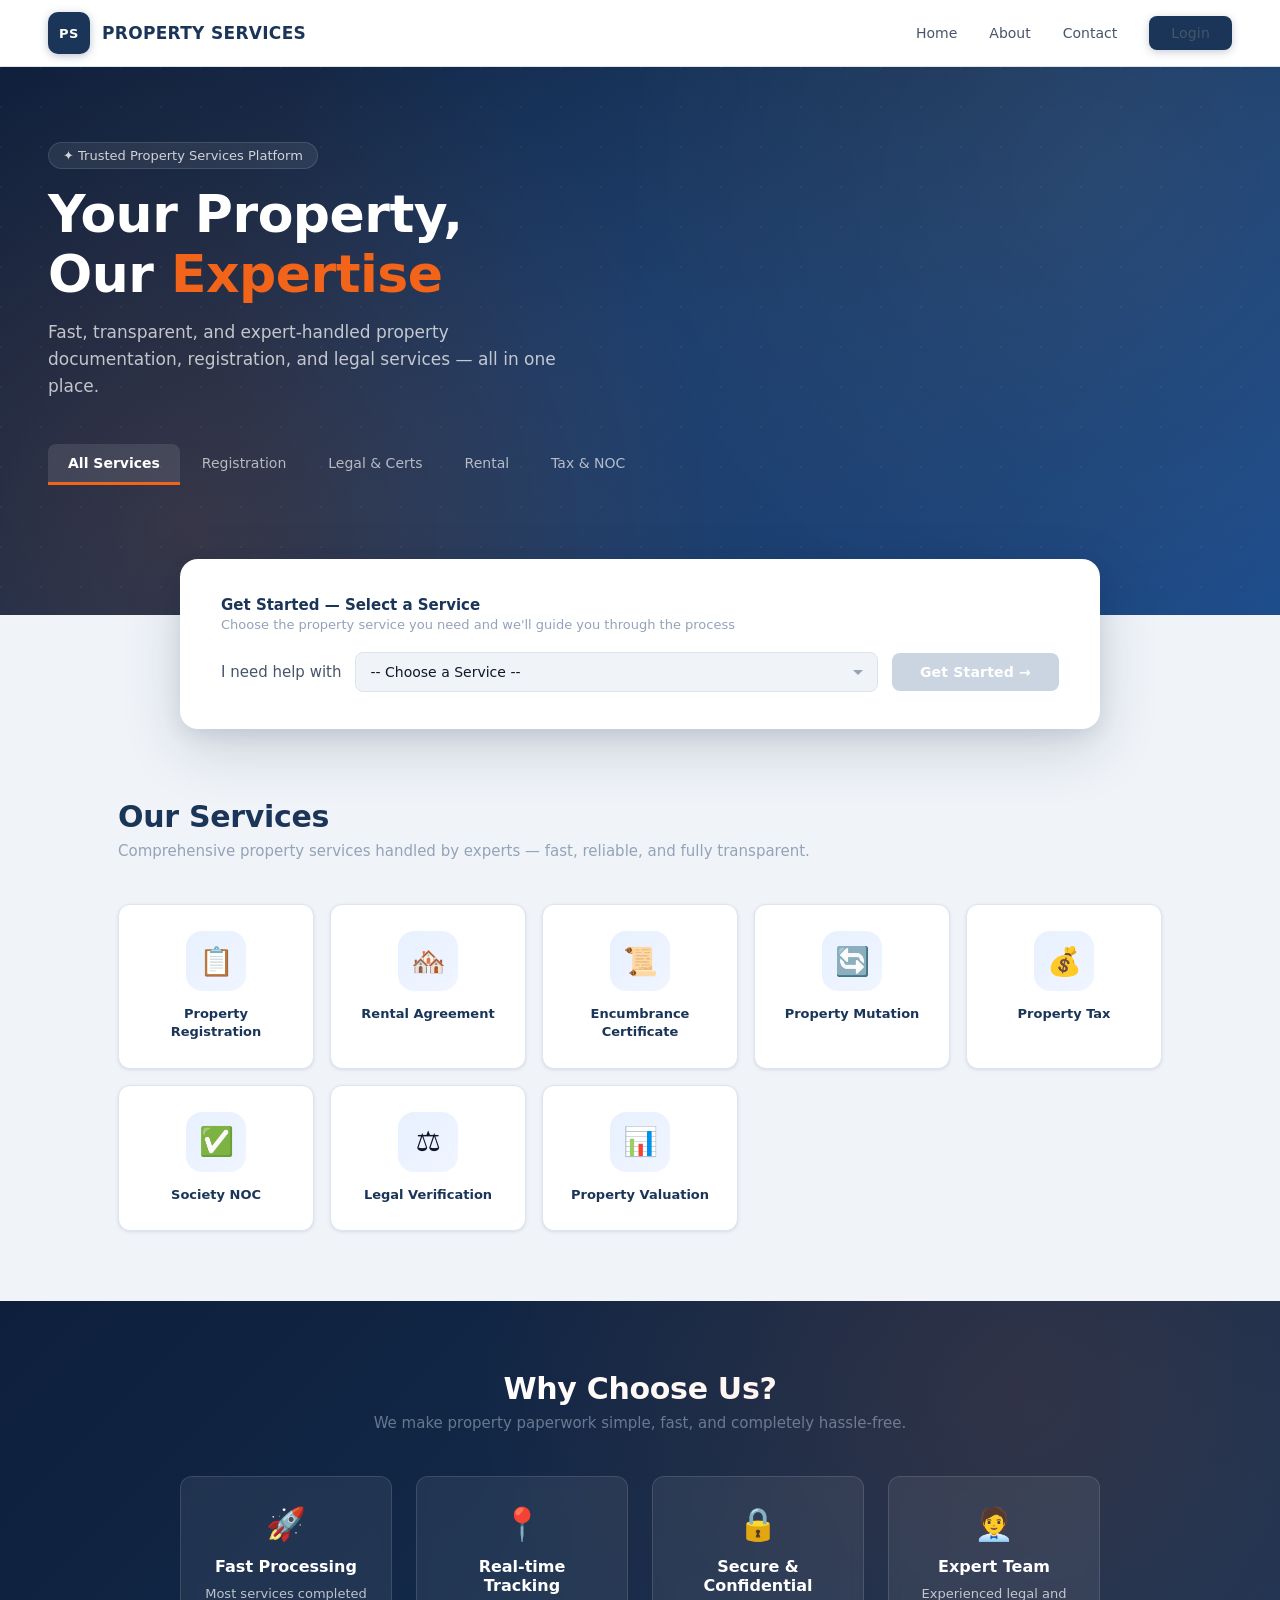
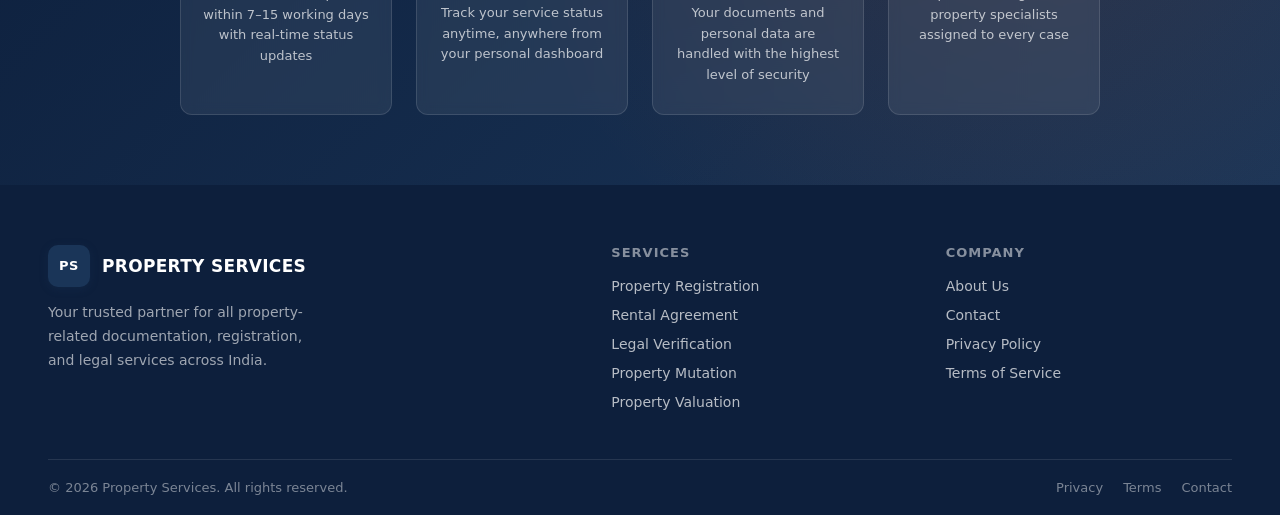
<file: index.html>
<!DOCTYPE html>
<html lang="en">
<head>
  <meta charset="UTF-8">
  <meta name="viewport" content="width=device-width, initial-scale=1.0">
  <title>Property Services — Home</title>
  <link rel="icon" href="data:image/svg+xml,%3Csvg xmlns='http://www.w3.org/2000/svg' viewBox='0 0 32 32'%3E%3Crect width='32' height='32' rx='8' fill='%231a3558'/%3E%3Ctext y='22' x='16' text-anchor='middle' font-family='Segoe UI,Arial,sans-serif' font-weight='800' font-size='14' fill='white'%3EPS%3C/text%3E%3C/svg%3E">
  <link rel="stylesheet" href="css/style.css">
</head>
<body>
  <!-- Header -->
  <header class="header">
    <a href="index.html" class="logo logo-link">
      <div class="logo-icon">PS</div>
      <span class="logo-text">PROPERTY SERVICES</span>
    </a>
    <nav class="nav">
      <a href="index.html">Home</a>
      <a href="about.html">About</a>
      <a href="contact.html">Contact</a>
      <a href="auth.html" class="login-btn" id="loginNavBtn">Login</a>
    </nav>
  </header>

  <!-- Hero -->
  <section class="hero">
    <div class="hero-content">
      <div class="hero-tag">✦ Trusted Property Services Platform</div>
      <h1 class="hero-title">Your Property,<br>Our <span>Expertise</span></h1>
      <p class="hero-sub">Fast, transparent, and expert-handled property documentation, registration, and legal services — all in one place.</p>

      <div class="service-tabs">
        <button class="tab-btn active" onclick="filterTab(this,'all')">All Services</button>
        <button class="tab-btn" onclick="filterTab(this,'registration')">Registration</button>
        <button class="tab-btn" onclick="filterTab(this,'legal')">Legal &amp; Certs</button>
        <button class="tab-btn" onclick="filterTab(this,'rental')">Rental</button>
        <button class="tab-btn" onclick="filterTab(this,'tax')">Tax &amp; NOC</button>
      </div>
    </div>
  </section>

  <!-- Service Card -->
  <div class="service-card-wrapper">
    <div class="service-card">
      <div class="service-card-head">
        <h3>Get Started — Select a Service</h3>
        <p>Choose the property service you need and we'll guide you through the process</p>
      </div>
      <div class="service-row">
        <label>I need help with</label>
        <select id="serviceDropdown" class="select-dropdown" onchange="onServiceChange()">
          <option value="">-- Choose a Service --</option>
          <option value="Property Registration" data-cat="registration">Property Registration</option>
          <option value="Rental Agreement" data-cat="rental">Rental Agreement</option>
          <option value="Encumbrance Certificate" data-cat="legal">Encumbrance Certificate</option>
          <option value="Property Mutation" data-cat="registration">Property Mutation / Name Transfer</option>
          <option value="Property Tax Payment" data-cat="tax">Property Tax Payment</option>
          <option value="Society NOC" data-cat="tax">Society NOC</option>
          <option value="Legal Title Verification" data-cat="legal">Legal Title Verification</option>
          <option value="Property Valuation" data-cat="legal">Property Valuation</option>
        </select>
        <button class="btn-primary" id="nextBtn" onclick="goNext()" disabled>Get Started &rarr;</button>
      </div>
      <div class="service-desc-box" id="serviceDesc"></div>
    </div>
  </div>

  <!-- Services Grid -->
  <div class="info-section">
    <h2 class="section-title">Our Services</h2>
    <p class="section-sub">Comprehensive property services handled by experts — fast, reliable, and fully transparent.</p>
    <div class="services-grid" id="servicesGrid">
      <div class="service-item" data-cat="registration" onclick="pick('Property Registration')">
        <div class="si-icon-wrap"><span class="si-icon">📋</span></div><h4>Property Registration</h4>
      </div>
      <div class="service-item" data-cat="rental" onclick="pick('Rental Agreement')">
        <div class="si-icon-wrap"><span class="si-icon">🏘️</span></div><h4>Rental Agreement</h4>
      </div>
      <div class="service-item" data-cat="legal" onclick="pick('Encumbrance Certificate')">
        <div class="si-icon-wrap"><span class="si-icon">📜</span></div><h4>Encumbrance Certificate</h4>
      </div>
      <div class="service-item" data-cat="registration" onclick="pick('Property Mutation')">
        <div class="si-icon-wrap"><span class="si-icon">🔄</span></div><h4>Property Mutation</h4>
      </div>
      <div class="service-item" data-cat="tax" onclick="pick('Property Tax Payment')">
        <div class="si-icon-wrap"><span class="si-icon">💰</span></div><h4>Property Tax</h4>
      </div>
      <div class="service-item" data-cat="tax" onclick="pick('Society NOC')">
        <div class="si-icon-wrap"><span class="si-icon">✅</span></div><h4>Society NOC</h4>
      </div>
      <div class="service-item" data-cat="legal" onclick="pick('Legal Title Verification')">
        <div class="si-icon-wrap"><span class="si-icon">⚖️</span></div><h4>Legal Verification</h4>
      </div>
      <div class="service-item" data-cat="legal" onclick="pick('Property Valuation')">
        <div class="si-icon-wrap"><span class="si-icon">📊</span></div><h4>Property Valuation</h4>
      </div>
    </div>
  </div>

  <!-- Why Us -->
  <div class="why-section">
    <h2 class="section-title">Why Choose Us?</h2>
    <p class="section-sub">We make property paperwork simple, fast, and completely hassle-free.</p>
    <div class="why-grid">
      <div class="why-item"><span class="why-icon">🚀</span><h4>Fast Processing</h4><p>Most services completed within 7–15 working days with real-time status updates</p></div>
      <div class="why-item"><span class="why-icon">📍</span><h4>Real-time Tracking</h4><p>Track your service status anytime, anywhere from your personal dashboard</p></div>
      <div class="why-item"><span class="why-icon">🔒</span><h4>Secure & Confidential</h4><p>Your documents and personal data are handled with the highest level of security</p></div>
      <div class="why-item"><span class="why-icon">🧑‍💼</span><h4>Expert Team</h4><p>Experienced legal and property specialists assigned to every case</p></div>
    </div>
  </div>

  <!-- Footer -->
  <footer class="site-footer">
    <div class="footer-inner">
      <div class="footer-brand">
        <div class="logo">
          <div class="logo-icon">PS</div>
          <span class="logo-text">PROPERTY SERVICES</span>
        </div>
        <p>Your trusted partner for all property-related documentation, registration, and legal services across India.</p>
      </div>
      <div class="footer-col">
        <h4>Services</h4>
        <ul>
          <li><a href="#">Property Registration</a></li>
          <li><a href="#">Rental Agreement</a></li>
          <li><a href="#">Legal Verification</a></li>
          <li><a href="#">Property Mutation</a></li>
          <li><a href="#">Property Valuation</a></li>
        </ul>
      </div>
      <div class="footer-col">
        <h4>Company</h4>
        <ul>
          <li><a href="about.html">About Us</a></li>
          <li><a href="contact.html">Contact</a></li>
          <li><a href="#">Privacy Policy</a></li>
          <li><a href="#">Terms of Service</a></li>
        </ul>
      </div>
    </div>
    <div class="footer-bottom">
      <p>&copy; 2026 Property Services. All rights reserved.</p>
      <div class="footer-bottom-links">
        <a href="#">Privacy</a>
        <a href="#">Terms</a>
        <a href="contact.html">Contact</a>
      </div>
    </div>
  </footer>

  <script src="js/data.js"></script>
  <script>
    // If logged in, show "Go to Dashboard" and update Login button
    const cu = getCurrentUser();
    if (cu) {
      const btn = document.getElementById('loginNavBtn');
      btn.textContent = cu.role === 'admin' ? 'Admin Dashboard' : 'My Dashboard';
      btn.href = cu.role === 'admin' ? 'admin.html' : 'dashboard.html';
    }

    function filterTab(el, cat) {
      document.querySelectorAll('.tab-btn').forEach(b => b.classList.remove('active'));
      el.classList.add('active');
      document.querySelectorAll('#servicesGrid .service-item').forEach(item => {
        item.style.display = (cat === 'all' || item.dataset.cat === cat) ? '' : 'none';
      });
    }

    function onServiceChange() {
      const val = document.getElementById('serviceDropdown').value;
      const btn = document.getElementById('nextBtn');
      const desc = document.getElementById('serviceDesc');
      if (val && SERVICES_DATA[val]) {
        btn.disabled = false;
        desc.style.display = 'block';
        desc.textContent = SERVICES_DATA[val].description;
      } else {
        btn.disabled = true;
        desc.style.display = 'none';
      }
    }

    function pick(service) {
      document.getElementById('serviceDropdown').value = service;
      onServiceChange();
      document.querySelector('.service-card-wrapper').scrollIntoView({ behavior: 'smooth' });
    }

    function goNext() {
      const service = document.getElementById('serviceDropdown').value;
      if (!service) return;
      localStorage.setItem('ps_pending_service', service);
      const user = getCurrentUser();
      if (user && user.role === 'user') {
        window.location.href = 'service-apply.html';
      } else if (user && user.role === 'admin') {
        window.location.href = 'admin.html';
      } else {
        window.location.href = 'auth.html';
      }
    }
  </script>
</body>
</html>
</file>
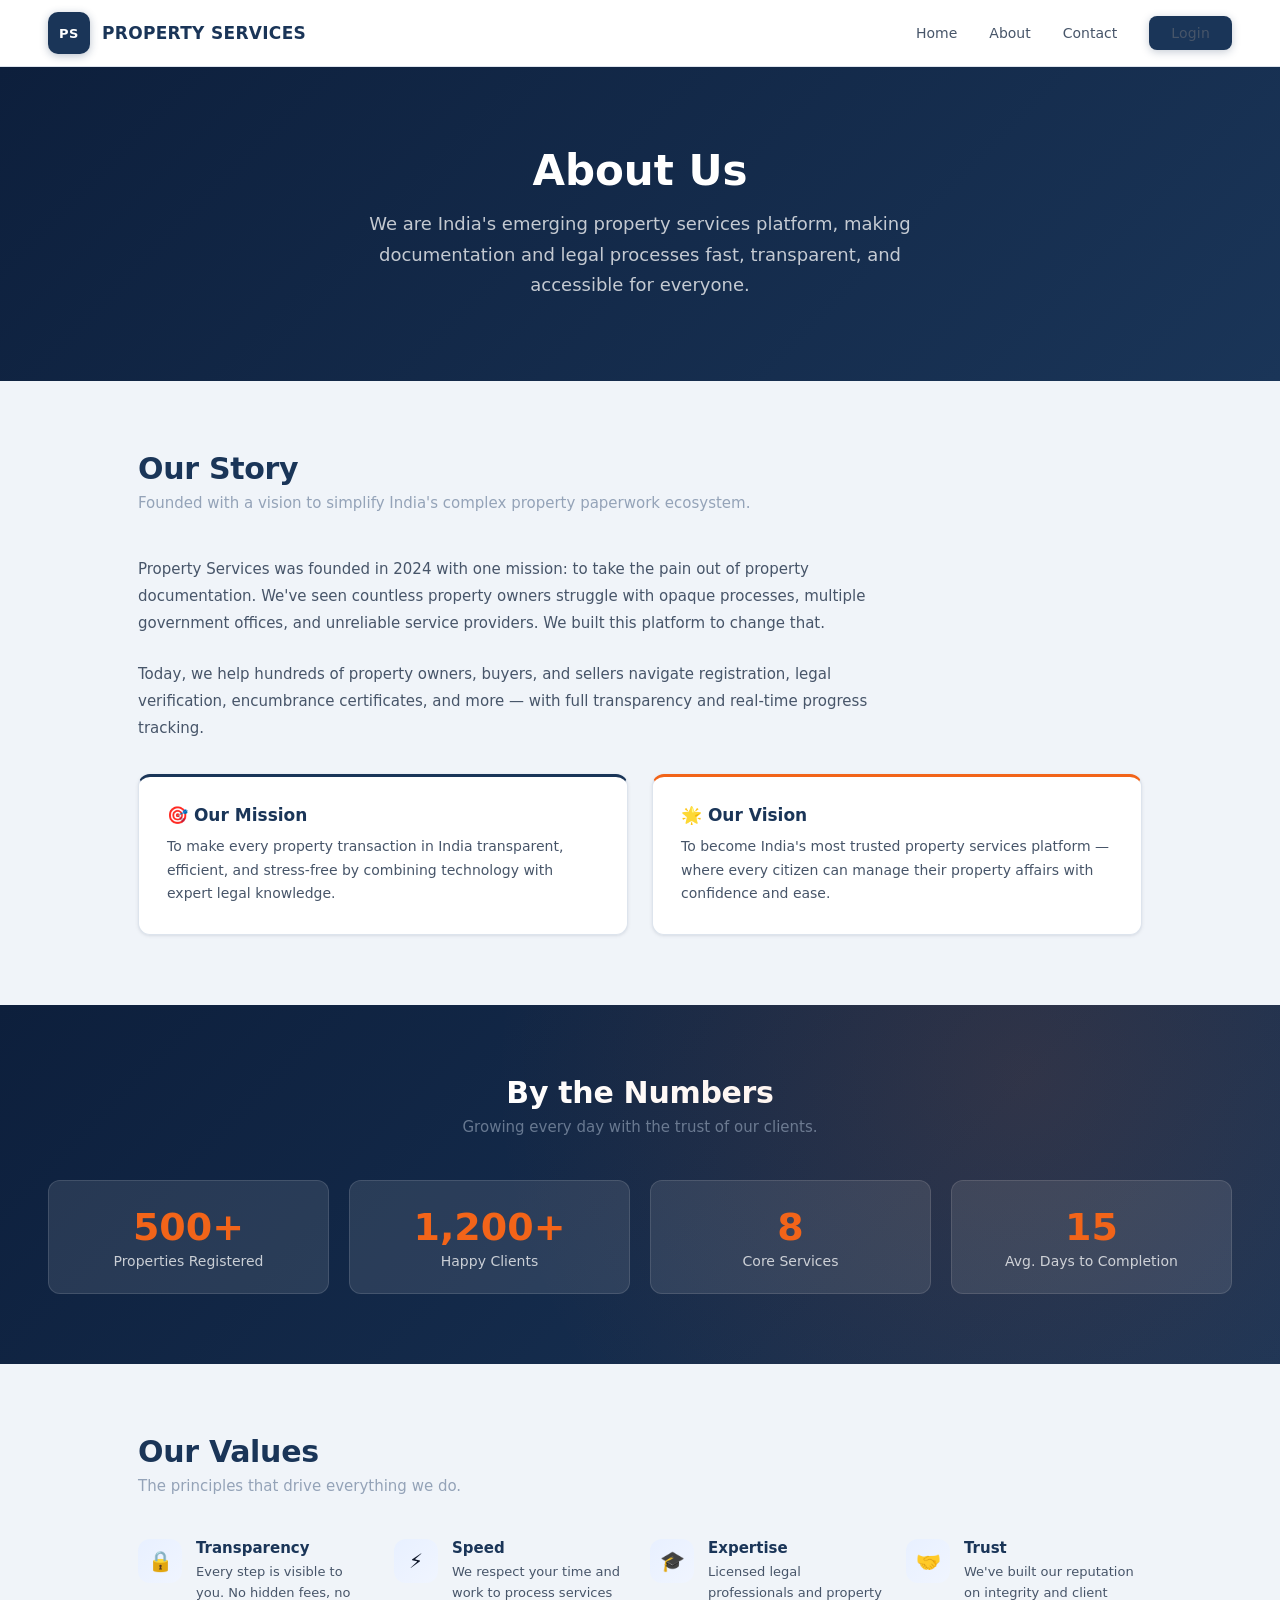
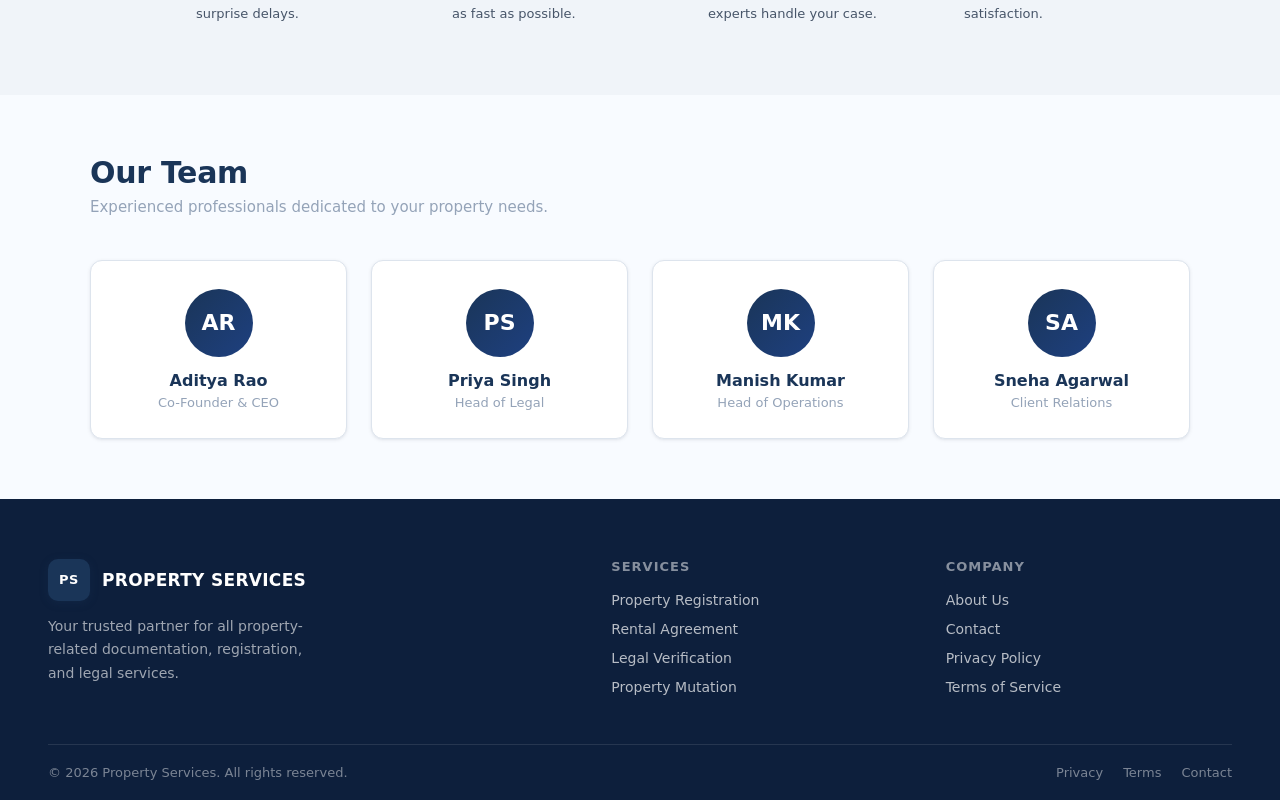
<file: about.html>
<!DOCTYPE html>
<html lang="en">
<head>
  <meta charset="UTF-8">
  <meta name="viewport" content="width=device-width, initial-scale=1.0">
  <title>About Us — Property Services</title>
  <link rel="icon" href="data:image/svg+xml,%3Csvg xmlns='http://www.w3.org/2000/svg' viewBox='0 0 32 32'%3E%3Crect width='32' height='32' rx='8' fill='%231a3558'/%3E%3Ctext y='22' x='16' text-anchor='middle' font-family='Segoe UI,Arial,sans-serif' font-weight='800' font-size='14' fill='white'%3EPS%3C/text%3E%3C/svg%3E">
  <link rel="stylesheet" href="css/style.css">
  <style>
    .mission-grid { display: grid; grid-template-columns: 1fr 1fr; gap: 24px; margin-top: 32px; }
    .mission-card { background: var(--surface); border-radius: var(--r); padding: 28px; box-shadow: var(--s-sm); border: 1px solid var(--border); border-top: 3px solid var(--navy); }
    .mission-card h3 { font-size: 17px; color: var(--navy); font-weight: 800; margin-bottom: 10px; display: flex; align-items: center; gap: 10px; }
    .mission-card p { font-size: 14px; color: var(--text-2); line-height: 1.7; }
    .stats-row { display: grid; grid-template-columns: repeat(auto-fit, minmax(160px, 1fr)); gap: 20px; margin-top: 32px; }
    .stat-item { text-align: center; padding: 24px; background: rgba(255,255,255,0.1); border-radius: var(--r); border: 1px solid rgba(255,255,255,0.12); }
    .stat-item .num { font-size: 38px; font-weight: 800; color: var(--orange); display: block; }
    .stat-item .lbl { font-size: 14px; opacity: 0.75; margin-top: 4px; }
    .values-grid { display: grid; grid-template-columns: repeat(auto-fit, minmax(200px, 1fr)); gap: 20px; margin-top: 30px; }
    .value-item { display: flex; gap: 14px; align-items: flex-start; }
    .vi { width: 44px; height: 44px; border-radius: 12px; background: linear-gradient(135deg, #e8f0ff, #f0f5ff); display: flex; align-items: center; justify-content: center; font-size: 20px; flex-shrink: 0; }
    .value-item h4 { font-size: 15px; color: var(--navy); font-weight: 700; margin-bottom: 5px; }
    .value-item p { font-size: 13px; color: var(--text-2); line-height: 1.6; }
    @media (max-width: 700px) { .mission-grid { grid-template-columns: 1fr; } }
  </style>
</head>
<body>
  <!-- Header -->
  <header class="header">
    <a href="index.html" class="logo logo-link">
      <div class="logo-icon">PS</div>
      <span class="logo-text">PROPERTY SERVICES</span>
    </a>
    <nav class="nav">
      <a href="index.html">Home</a>
      <a href="about.html">About</a>
      <a href="contact.html">Contact</a>
      <a href="auth.html" class="login-btn" id="loginNavBtn">Login</a>
    </nav>
  </header>

  <!-- Page Hero -->
  <div class="page-hero">
    <h1>About Us</h1>
    <p>We are India's emerging property services platform, making documentation and legal processes fast, transparent, and accessible for everyone.</p>
  </div>

  <!-- Our Story -->
  <div class="content-section">
    <h2 class="section-title">Our Story</h2>
    <p class="section-sub">Founded with a vision to simplify India's complex property paperwork ecosystem.</p>
    <p style="font-size:15px;color:var(--text-2);line-height:1.8;max-width:740px;margin-bottom:24px;">
      Property Services was founded in 2024 with one mission: to take the pain out of property documentation. We've seen countless property owners struggle with opaque processes, multiple government offices, and unreliable service providers. We built this platform to change that.
    </p>
    <p style="font-size:15px;color:var(--text-2);line-height:1.8;max-width:740px;">
      Today, we help hundreds of property owners, buyers, and sellers navigate registration, legal verification, encumbrance certificates, and more — with full transparency and real-time progress tracking.
    </p>

    <div class="mission-grid">
      <div class="mission-card">
        <h3>🎯 Our Mission</h3>
        <p>To make every property transaction in India transparent, efficient, and stress-free by combining technology with expert legal knowledge.</p>
      </div>
      <div class="mission-card" style="border-top-color:var(--orange);">
        <h3>🌟 Our Vision</h3>
        <p>To become India's most trusted property services platform — where every citizen can manage their property affairs with confidence and ease.</p>
      </div>
    </div>
  </div>

  <!-- Numbers -->
  <div class="why-section">
    <h2 class="section-title">By the Numbers</h2>
    <p class="section-sub">Growing every day with the trust of our clients.</p>
    <div class="stats-row">
      <div class="stat-item"><span class="num">500+</span><div class="lbl">Properties Registered</div></div>
      <div class="stat-item"><span class="num">1,200+</span><div class="lbl">Happy Clients</div></div>
      <div class="stat-item"><span class="num">8</span><div class="lbl">Core Services</div></div>
      <div class="stat-item"><span class="num">15</span><div class="lbl">Avg. Days to Completion</div></div>
    </div>
  </div>

  <!-- Values -->
  <div class="content-section">
    <h2 class="section-title">Our Values</h2>
    <p class="section-sub">The principles that drive everything we do.</p>
    <div class="values-grid">
      <div class="value-item"><div class="vi">🔒</div><div><h4>Transparency</h4><p>Every step is visible to you. No hidden fees, no surprise delays.</p></div></div>
      <div class="value-item"><div class="vi">⚡</div><div><h4>Speed</h4><p>We respect your time and work to process services as fast as possible.</p></div></div>
      <div class="value-item"><div class="vi">🎓</div><div><h4>Expertise</h4><p>Licensed legal professionals and property experts handle your case.</p></div></div>
      <div class="value-item"><div class="vi">🤝</div><div><h4>Trust</h4><p>We've built our reputation on integrity and client satisfaction.</p></div></div>
    </div>
  </div>

  <!-- Team -->
  <div class="content-section" style="background:#f8fbff;padding-top:60px;padding-bottom:60px;max-width:100%;">
    <div style="max-width:1100px;margin:0 auto;">
      <h2 class="section-title">Our Team</h2>
      <p class="section-sub">Experienced professionals dedicated to your property needs.</p>
      <div class="team-grid">
        <div class="team-card"><div class="team-avatar">AR</div><h4>Aditya Rao</h4><p>Co-Founder &amp; CEO</p></div>
        <div class="team-card"><div class="team-avatar">PS</div><h4>Priya Singh</h4><p>Head of Legal</p></div>
        <div class="team-card"><div class="team-avatar">MK</div><h4>Manish Kumar</h4><p>Head of Operations</p></div>
        <div class="team-card"><div class="team-avatar">SA</div><h4>Sneha Agarwal</h4><p>Client Relations</p></div>
      </div>
    </div>
  </div>

  <!-- Footer -->
  <footer class="site-footer">
    <div class="footer-inner">
      <div class="footer-brand">
        <div class="logo"><div class="logo-icon">PS</div><span class="logo-text">PROPERTY SERVICES</span></div>
        <p>Your trusted partner for all property-related documentation, registration, and legal services.</p>
      </div>
      <div class="footer-col">
        <h4>Services</h4>
        <ul>
          <li><a href="#">Property Registration</a></li>
          <li><a href="#">Rental Agreement</a></li>
          <li><a href="#">Legal Verification</a></li>
          <li><a href="#">Property Mutation</a></li>
        </ul>
      </div>
      <div class="footer-col">
        <h4>Company</h4>
        <ul>
          <li><a href="about.html">About Us</a></li>
          <li><a href="contact.html">Contact</a></li>
          <li><a href="#">Privacy Policy</a></li>
          <li><a href="#">Terms of Service</a></li>
        </ul>
      </div>
    </div>
    <div class="footer-bottom">
      <p>&copy; 2026 Property Services. All rights reserved.</p>
      <div class="footer-bottom-links"><a href="#">Privacy</a><a href="#">Terms</a><a href="contact.html">Contact</a></div>
    </div>
  </footer>

  <script src="js/data.js"></script>
  <script>
    const cu = getCurrentUser();
    if (cu) {
      const btn = document.getElementById('loginNavBtn');
      btn.textContent = cu.role === 'admin' ? 'Admin Dashboard' : 'My Dashboard';
      btn.href = cu.role === 'admin' ? 'admin.html' : 'dashboard.html';
    }
  </script>
</body>
</html>
</file>
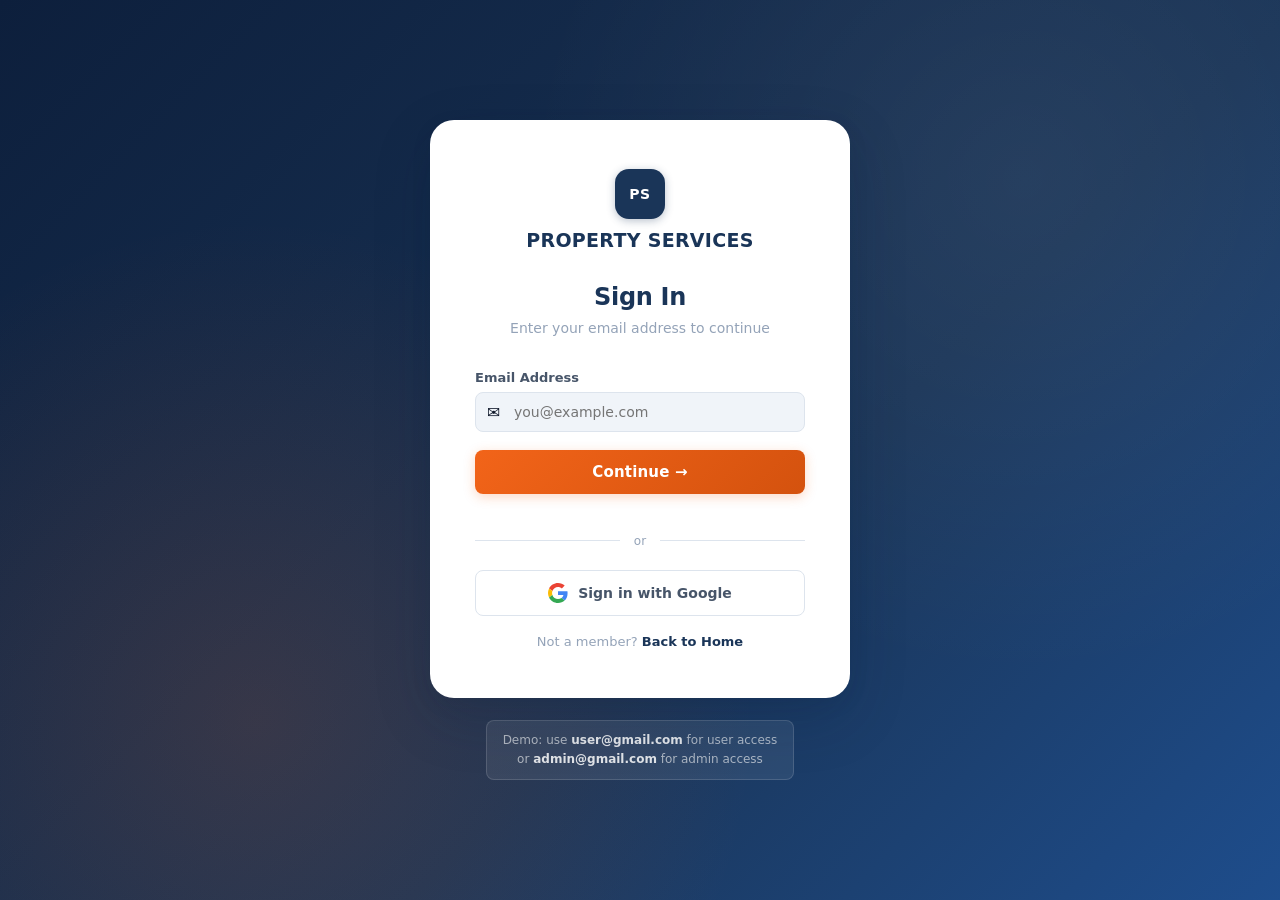
<file: admin-users.html>
<!DOCTYPE html>
<html lang="en">
<head>
  <meta charset="UTF-8">
  <meta name="viewport" content="width=device-width, initial-scale=1.0">
  <link rel="icon" href="data:image/svg+xml,%3Csvg xmlns='http://www.w3.org/2000/svg' viewBox='0 0 32 32'%3E%3Crect width='32' height='32' rx='8' fill='%231a3558'/%3E%3Ctext y='22' x='16' text-anchor='middle' font-family='Segoe UI,Arial,sans-serif' font-weight='800' font-size='14' fill='white'%3EPS%3C/text%3E%3C/svg%3E">
  <title>Users — Admin</title>
  <link rel="stylesheet" href="css/style.css">
</head>
<body>
  <div class="app-layout">
    <aside class="sidebar">
      <div class="sidebar-logo">
        <a href="admin.html" class="logo-link">
          <div class="logo-icon">PS</div>
          <div class="logo-text">PROPERTY SERVICES</div>
        </a>
      </div>
      <nav class="sidebar-nav">
        <a href="admin.html"><span class="nav-icon">📊</span> All Requests</a>
        <a href="admin-users.html" class="active"><span class="nav-icon">👥</span> Users</a>
      </nav>
      <button class="logout-btn" onclick="logout()"><span>🚪</span> Logout</button>
    </aside>
    <main class="main-content">
      <div class="content-header">
        <h1>Users</h1>
        <div class="user-chip"><div class="avatar">AD</div><span>Admin</span></div>
      </div>
      <div class="content-body">
        <div style="overflow-x:auto;">
          <table class="data-table">
            <thead><tr><th>ID</th><th>Name</th><th>Phone</th><th>Properties</th><th>Requests</th></tr></thead>
            <tbody id="usersBody"></tbody>
          </table>
        </div>
      </div>
    </main>
  </div>
  <script src="js/data.js"></script>
  <script>
    const admin = getCurrentUser();
    if (!admin || admin.role !== 'admin') window.location.href = 'auth.html';
    const users = getUsers().filter(u => u.role !== 'admin');
    const allProps = getProperties();
    const allReqs = getServiceRequests();
    document.getElementById('usersBody').innerHTML = users.map(u => {
      const props = allProps.filter(p => p.userId === u.id).length;
      const reqs = allReqs.filter(r => r.userId === u.id).length;
      return `<tr>
        <td>#${u.id}</td>
        <td><strong>${u.name || 'Unnamed'}</strong></td>
        <td>${u.phone}</td>
        <td>${props}</td>
        <td>${reqs}</td>
      </tr>`;
    }).join('') || `<tr><td colspan="5" style="text-align:center;padding:40px;color:#aaa;">No users yet</td></tr>`;
  </script>
</body>
</html>
</file>
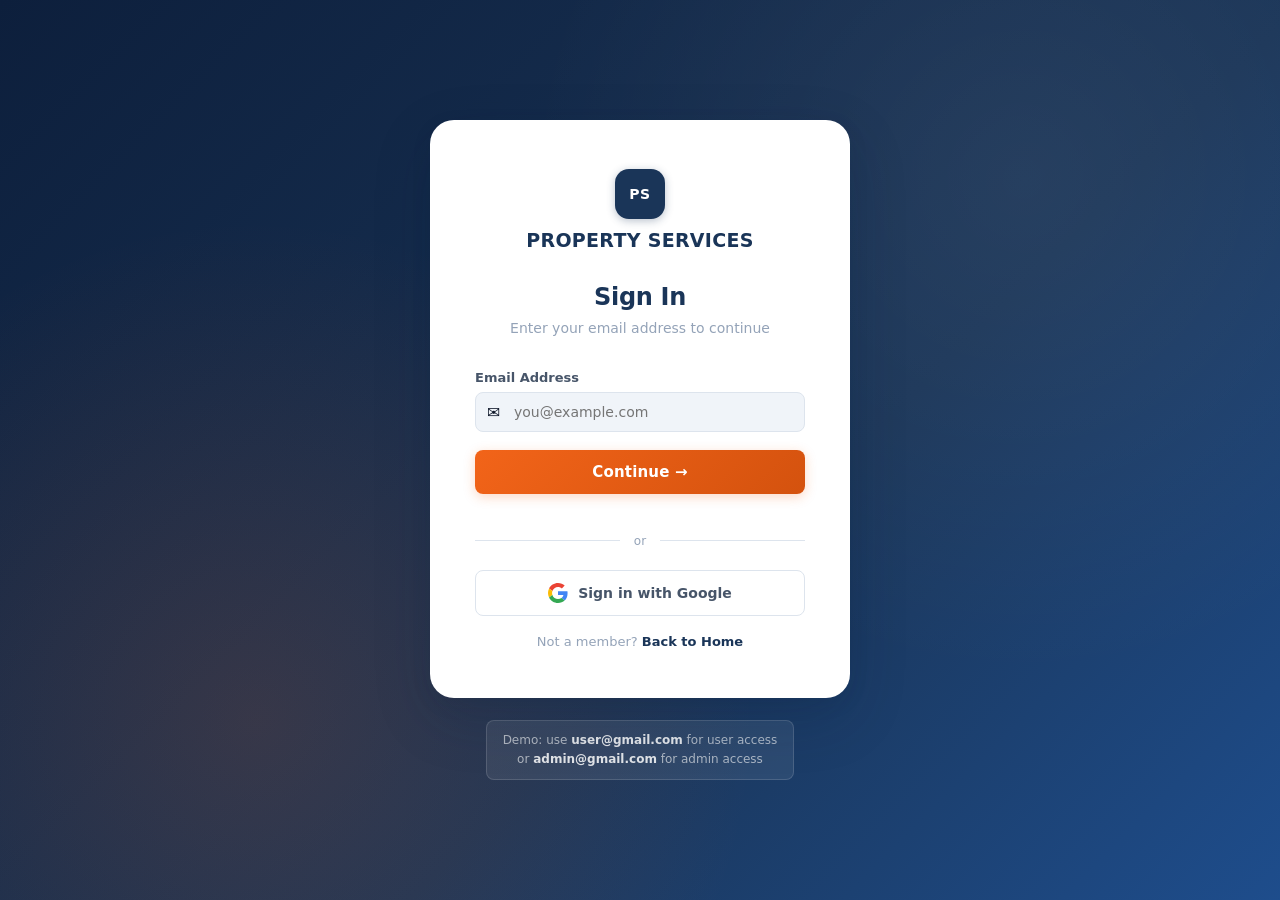
<file: admin.html>
<!DOCTYPE html>
<html lang="en">
<head>
  <meta charset="UTF-8">
  <meta name="viewport" content="width=device-width, initial-scale=1.0">
  <link rel="icon" href="data:image/svg+xml,%3Csvg xmlns='http://www.w3.org/2000/svg' viewBox='0 0 32 32'%3E%3Crect width='32' height='32' rx='8' fill='%231a3558'/%3E%3Ctext y='22' x='16' text-anchor='middle' font-family='Segoe UI,Arial,sans-serif' font-weight='800' font-size='14' fill='white'%3EPS%3C/text%3E%3C/svg%3E">
  <title>Admin Dashboard — Property Services</title>
  <link rel="stylesheet" href="css/style.css">
  <style>
    .stat-bar { display:grid; grid-template-columns:repeat(auto-fit,minmax(160px,1fr)); gap:16px; margin-bottom:28px; }
    .stat-box { background:white; border-radius:8px; padding:20px; text-align:center; box-shadow:0 2px 8px rgba(0,0,0,0.06); }
    .stat-box .stat-num { font-size:32px; font-weight:700; color:#1e3a5f; }
    .stat-box .stat-lbl { font-size:13px; color:#888; margin-top:4px; }
    .modal-overlay { display:none; position:fixed; inset:0; background:rgba(0,0,0,0.5); z-index:200; align-items:center; justify-content:center; }
    .modal-overlay.open { display:flex; }
    .modal-box { background:white; border-radius:12px; padding:32px; width:100%; max-width:640px; max-height:90vh; overflow-y:auto; box-shadow:0 20px 60px rgba(0,0,0,0.3); }
    .modal-close { float:right; background:none; font-size:20px; color:#999; }
    .modal-close:hover { color:#333; }
    .filter-bar { display:flex; gap:8px; margin-bottom:16px; flex-wrap:wrap; align-items:center; }
    .filter-bar input { flex:1; min-width:180px; padding:8px 12px; border:1.5px solid #d0d5dd; border-radius:6px; font-size:13px; }
    .filter-bar select { padding:8px 12px; border:1.5px solid #d0d5dd; border-radius:6px; font-size:13px; cursor:pointer; }
    .update-section { background:#f8fafc; border-radius:8px; padding:18px; margin-top:16px; }
    .update-section h4 { font-size:14px; color:#1e3a5f; margin-bottom:12px; }
    .note-input { width:100%; padding:9px 12px; border:1.5px solid #d0d5dd; border-radius:6px; font-size:13px; margin-bottom:10px; }
    .status-btn { padding:7px 16px; border-radius:6px; font-size:13px; font-weight:600; cursor:pointer; border:none; transition:all 0.2s; }
    .status-btn.requested { background:#fef3c7; color:#92400e; }
    .status-btn.started { background:#dbeafe; color:#1e40af; }
    .status-btn.in_progress { background:#ede9fe; color:#5b21b6; }
    .status-btn.completed { background:#d1fae5; color:#065f46; }
    .status-btn:hover { filter:brightness(0.92); }
    .status-btn.current { outline:3px solid #1e3a5f; outline-offset:2px; }
  </style>
</head>
<body>
  <div class="app-layout">
    <aside class="sidebar">
      <div class="sidebar-logo">
        <a href="admin.html" class="logo-link">
          <div class="logo-icon">PS</div>
          <div class="logo-text">PROPERTY SERVICES</div>
        </a>
      </div>
      <nav class="sidebar-nav">
        <a href="admin.html" class="active"><span class="nav-icon">📊</span> All Requests</a>
        <a href="admin-users.html"><span class="nav-icon">👥</span> Users</a>
      </nav>
      <button class="logout-btn" onclick="logout()"><span>🚪</span> Logout</button>
    </aside>

    <main class="main-content">
      <div class="content-header">
        <h1>Admin Dashboard</h1>
        <div class="user-chip">
          <div class="avatar">AD</div>
          <span>Admin</span>
        </div>
      </div>

      <div class="content-body">
        <!-- Stats -->
        <div class="stat-bar" id="statsBar"></div>

        <!-- Filter bar -->
        <div class="filter-bar">
          <input type="text" id="searchInput" placeholder="Search by user, service, property..." oninput="renderTable()">
          <select id="filterStatus" onchange="renderTable()">
            <option value="">All Statuses</option>
            <option value="requested">Requested</option>
            <option value="started">Started</option>
            <option value="in_progress">In Progress</option>
            <option value="completed">Completed</option>
          </select>
        </div>

        <!-- Requests Table -->
        <div style="overflow-x:auto;">
          <table class="data-table">
            <thead>
              <tr>
                <th>Ref #</th>
                <th>User</th>
                <th>Property</th>
                <th>Service</th>
                <th>Applied</th>
                <th>Status</th>
                <th>Action</th>
              </tr>
            </thead>
            <tbody id="tableBody"></tbody>
          </table>
        </div>
      </div>
    </main>
  </div>

  <!-- Detail / Update Modal -->
  <div class="modal-overlay" id="detailModal">
    <div class="modal-box">
      <button class="modal-close" onclick="closeModal()">✕</button>
      <div id="modalContent"></div>
    </div>
  </div>

  <script src="js/data.js"></script>
  <script>
    const admin = getCurrentUser();
    if (!admin || admin.role !== 'admin') window.location.href = 'auth.html';

    let allReqs = [];

    function load() {
      allReqs = getServiceRequests();
      renderStats();
      renderTable();
    }

    function renderStats() {
      const total = allReqs.length;
      const byStatus = { requested:0, started:0, in_progress:0, completed:0 };
      allReqs.forEach(r => { if (byStatus[r.status] !== undefined) byStatus[r.status]++; });

      document.getElementById('statsBar').innerHTML = `
        <div class="stat-box"><div class="stat-num">${total}</div><div class="stat-lbl">Total Requests</div></div>
        <div class="stat-box"><div class="stat-num" style="color:#92400e;">${byStatus.requested}</div><div class="stat-lbl">Requested</div></div>
        <div class="stat-box"><div class="stat-num" style="color:#1e40af;">${byStatus.started + byStatus.in_progress}</div><div class="stat-lbl">In Progress</div></div>
        <div class="stat-box"><div class="stat-num" style="color:#065f46;">${byStatus.completed}</div><div class="stat-lbl">Completed</div></div>`;
    }

    function renderTable() {
      const search = document.getElementById('searchInput').value.toLowerCase();
      const filterSt = document.getElementById('filterStatus').value;

      const filtered = allReqs.filter(r => {
        const user = getUserById(r.userId);
        const prop = getPropertyById(r.propertyId);
        const matchSearch = !search
          || (user && user.name && user.name.toLowerCase().includes(search))
          || r.serviceType.toLowerCase().includes(search)
          || (prop && prop.name.toLowerCase().includes(search));
        const matchStatus = !filterSt || r.status === filterSt;
        return matchSearch && matchStatus;
      }).sort((a,b) => b.id - a.id);

      const tbody = document.getElementById('tableBody');
      if (!filtered.length) {
        tbody.innerHTML = `<tr><td colspan="7" style="text-align:center;padding:40px;color:#aaa;">No requests found</td></tr>`;
        return;
      }
      tbody.innerHTML = filtered.map(r => {
        const user = getUserById(r.userId);
        const prop = getPropertyById(r.propertyId);
        return `
          <tr>
            <td><strong>PS-${String(r.id).padStart(4,'0')}</strong></td>
            <td>${user ? user.name || user.phone : '—'}</td>
            <td>${prop ? prop.name : '—'}</td>
            <td>${r.serviceType}</td>
            <td>${formatDate(r.appliedAt)}</td>
            <td>${statusBadge(r.status)}</td>
            <td><button class="btn-outline" style="font-size:12px;padding:5px 14px;" onclick="openDetail(${r.id})">View / Update</button></td>
          </tr>`;
      }).join('');
    }

    function openDetail(id) {
      const r = allReqs.find(x => x.id === id);
      if (!r) return;
      const user = getUserById(r.userId);
      const prop = getPropertyById(r.propertyId);
      const statuses = ['requested','started','in_progress','completed'];
      const stepLabels = { requested:'Requested', started:'Started', in_progress:'In Progress', completed:'Completed' };

      const detailsHtml = r.details && Object.keys(r.details).length
        ? `<div style="display:grid;grid-template-columns:repeat(auto-fit,minmax(140px,1fr));gap:10px;margin-top:8px;">
            ${Object.entries(r.details).filter(([,v])=>v).map(([k,v]) =>
              `<div><div style="font-size:11px;color:#aaa;text-transform:capitalize;">${k.replace(/([A-Z])/g,' $1')}</div>
               <div style="font-size:13px;font-weight:500;">${v}</div></div>`).join('')}
          </div>` : '<p style="font-size:13px;color:#aaa;margin-top:6px;">No additional details provided</p>';

      const histHtml = [...r.statusHistory].reverse().map(h => `
        <div class="history-item">
          <h5>${stepLabels[h.status] || h.status}</h5>
          ${h.note ? `<p>${h.note}</p>` : ''}
          <span class="h-date">${formatDate(h.date)}</span>
        </div>`).join('');

      document.getElementById('modalContent').innerHTML = `
        <div style="display:flex;justify-content:space-between;align-items:flex-start;flex-wrap:wrap;gap:8px;margin-bottom:20px;">
          <div>
            <h2 style="font-size:20px;color:#1e3a5f;margin-bottom:4px;">${r.serviceType}</h2>
            <p style="font-size:13px;color:#aaa;">Ref #PS-${String(r.id).padStart(4,'0')} &bull; Applied ${formatDate(r.appliedAt)}</p>
          </div>
          ${statusBadge(r.status)}
        </div>

        <div style="display:grid;grid-template-columns:1fr 1fr;gap:12px;margin-bottom:20px;">
          <div style="background:#f8fafc;border-radius:6px;padding:14px;">
            <div style="font-size:11px;color:#aaa;margin-bottom:4px;">USER</div>
            <div style="font-size:14px;font-weight:600;">${user ? (user.name || 'Unnamed') : '—'}</div>
            <div style="font-size:12px;color:#888;">${user ? user.phone : ''}</div>
          </div>
          <div style="background:#f8fafc;border-radius:6px;padding:14px;">
            <div style="font-size:11px;color:#aaa;margin-bottom:4px;">PROPERTY</div>
            <div style="font-size:14px;font-weight:600;">${prop ? prop.name : '—'}</div>
            <div style="font-size:12px;color:#888;">${prop ? prop.type : ''}</div>
          </div>
        </div>

        <div style="margin-bottom:18px;">
          <h4 style="font-size:13px;color:#1e3a5f;text-transform:uppercase;letter-spacing:0.5px;margin-bottom:10px;">Application Details</h4>
          ${detailsHtml}
        </div>

        ${r.documents && r.documents.length ? `
          <div style="margin-bottom:18px;">
            <h4 style="font-size:13px;color:#1e3a5f;text-transform:uppercase;letter-spacing:0.5px;margin-bottom:8px;">Documents Provided</h4>
            <div style="display:flex;flex-wrap:wrap;gap:6px;">
              ${r.documents.map(d => `<span style="background:#f0f4ff;padding:3px 10px;border-radius:4px;font-size:12px;color:#1e3a5f;">✓ ${d}</span>`).join('')}
            </div>
          </div>` : ''}

        <div style="margin-bottom:20px;">
          <h4 style="font-size:13px;color:#1e3a5f;text-transform:uppercase;letter-spacing:0.5px;margin-bottom:10px;">History</h4>
          <div class="history-list">${histHtml}</div>
        </div>

        <!-- Update Status -->
        <div class="update-section">
          <h4>Update Status</h4>
          <div style="display:flex;gap:8px;flex-wrap:wrap;margin-bottom:12px;">
            ${statuses.map(s => `
              <button class="status-btn ${s} ${s === r.status ? 'current' : ''}"
                onclick="selectStatus('${s}','${id}')"
                id="sbtn_${s}">${stepLabels[s]}</button>`).join('')}
          </div>
          <input type="text" class="note-input" id="statusNote_${id}" placeholder="Add a note (optional)...">
          <button class="btn-primary" style="font-size:13px;padding:9px 20px;" onclick="applyStatusUpdate(${id})">Update Status</button>
        </div>`;

      document.getElementById('detailModal').classList.add('open');
    }

    let selectedNewStatus = '';

    function selectStatus(status, reqId) {
      selectedNewStatus = status;
      document.querySelectorAll('[id^="sbtn_"]').forEach(btn => {
        btn.classList.remove('current');
      });
      document.getElementById('sbtn_' + status).classList.add('current');
    }

    function applyStatusUpdate(reqId) {
      if (!selectedNewStatus) { alert('Please select a status.'); return; }
      const note = document.getElementById('statusNote_' + reqId).value.trim();
      updateServiceStatus(reqId, selectedNewStatus, note);
      allReqs = getServiceRequests();
      closeModal();
      renderStats();
      renderTable();
      selectedNewStatus = '';
    }

    function closeModal() {
      document.getElementById('detailModal').classList.remove('open');
      selectedNewStatus = '';
    }

    // Close modal on overlay click
    document.getElementById('detailModal').addEventListener('click', function(e) {
      if (e.target === this) closeModal();
    });

    load();
  </script>
</body>
</html>
</file>
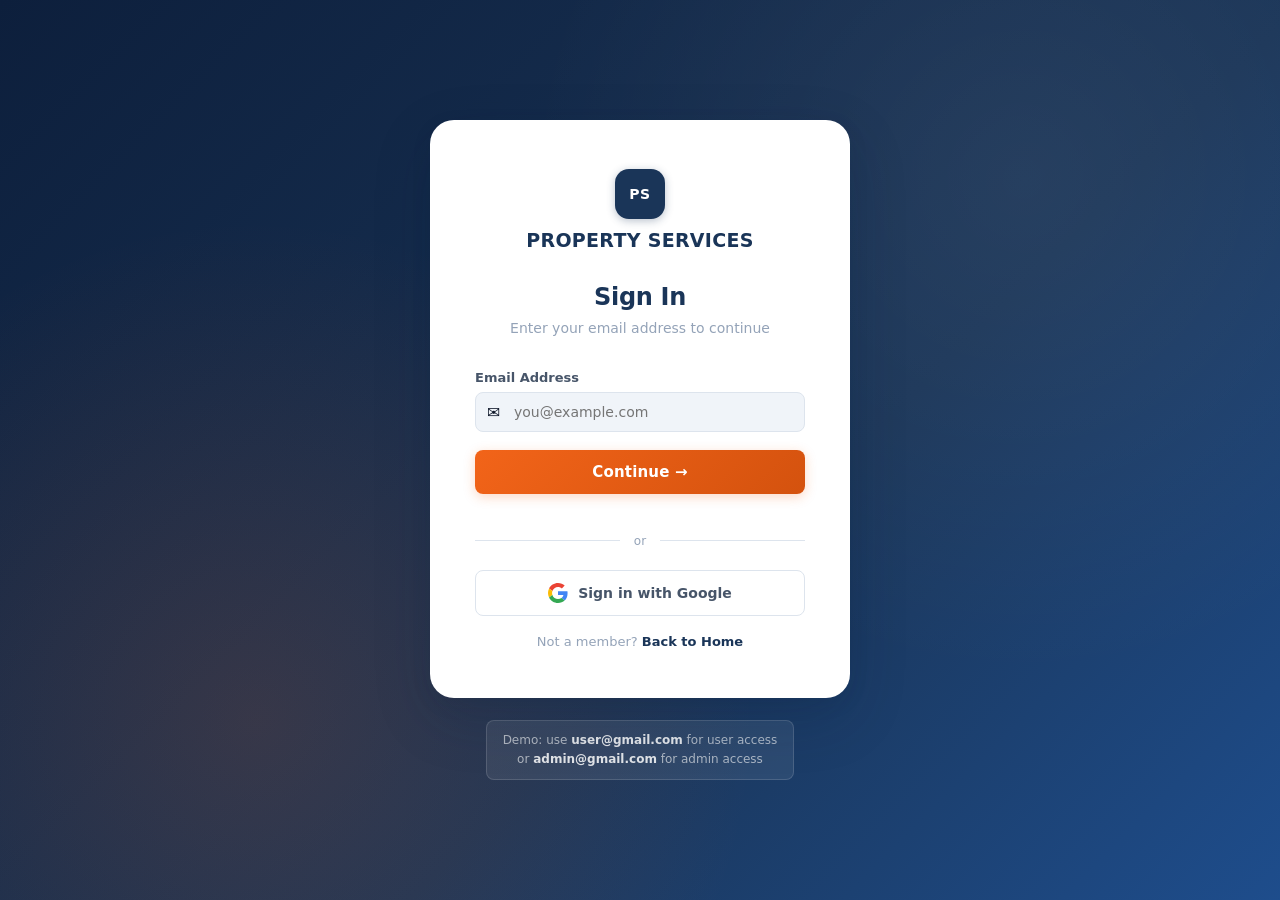
<file: auth.html>
<!DOCTYPE html>
<html lang="en">
<head>
  <meta charset="UTF-8">
  <meta name="viewport" content="width=device-width, initial-scale=1.0">
  <title>Sign In — Property Services</title>
  <link rel="icon" href="data:image/svg+xml,%3Csvg xmlns='http://www.w3.org/2000/svg' viewBox='0 0 32 32'%3E%3Crect width='32' height='32' rx='8' fill='%231a3558'/%3E%3Ctext y='22' x='16' text-anchor='middle' font-family='Segoe UI,Arial,sans-serif' font-weight='800' font-size='14' fill='white'%3EPS%3C/text%3E%3C/svg%3E">
  <link rel="stylesheet" href="css/style.css">
  <style>
    .hint-pill {
      display: inline-block; background: rgba(255,255,255,0.08);
      border: 1px solid rgba(255,255,255,0.14); border-radius: 8px;
      padding: 10px 16px; font-size: 12px; color: rgba(255,255,255,0.6);
      margin-top: 22px; line-height: 1.6; text-align: center;
    }
    .hint-pill strong { color: rgba(255,255,255,0.85); }
    .back-link { text-align: center; margin-top: 18px; font-size: 13px; color: var(--text-3); }
    .back-link a { color: var(--navy); font-weight: 600; }
  </style>
</head>
<body>
  <div class="auth-container">
    <div style="display:flex;flex-direction:column;align-items:center;width:100%;max-width:420px;position:relative;z-index:1;">

      <!-- SCREEN 1: Email Entry -->
      <div class="auth-card" id="emailScreen" style="width:100%;">
        <div class="auth-logo">
          <a href="index.html" style="display:inline-block;">
            <div class="logo-icon" style="margin:0 auto 10px;">PS</div>
          </a>
          <div class="logo-text">PROPERTY SERVICES</div>
        </div>
        <h2>Sign In</h2>
        <p class="subtitle">Enter your email address to continue</p>

        <div class="form-group">
          <label>Email Address</label>
          <div class="email-input-wrap">
            <span class="email-icon">✉️</span>
            <input type="email" id="emailInput" class="form-input" placeholder="you@example.com"
              onkeydown="if(event.key==='Enter')sendOTP()">
          </div>
        </div>

        <button class="btn-primary btn-full" onclick="sendOTP()" style="margin-bottom:18px;">Continue &rarr;</button>

        <div class="divider"><span>or</span></div>

        <button class="google-btn" onclick="googleSignIn()">
          <svg width="20" height="20" viewBox="0 0 48 48">
            <path fill="#EA4335" d="M24 9.5c3.54 0 6.71 1.22 9.21 3.6l6.85-6.85C35.9 2.38 30.47 0 24 0 14.62 0 6.51 5.38 2.56 13.22l7.98 6.19C12.43 13.72 17.74 9.5 24 9.5z"/>
            <path fill="#4285F4" d="M46.98 24.55c0-1.57-.15-3.09-.38-4.55H24v9.02h12.94c-.58 2.96-2.26 5.48-4.78 7.18l7.73 6c4.51-4.18 7.09-10.36 7.09-17.65z"/>
            <path fill="#FBBC05" d="M10.53 28.59c-.48-1.45-.76-2.99-.76-4.59s.27-3.14.76-4.59l-7.98-6.19C.92 16.46 0 20.12 0 24c0 3.88.92 7.54 2.56 10.78l7.97-6.19z"/>
            <path fill="#34A853" d="M24 48c6.48 0 11.93-2.13 15.89-5.81l-7.73-6c-2.18 1.48-4.97 2.29-8.16 2.29-6.26 0-11.57-4.22-13.47-9.91l-7.98 6.19C6.51 42.62 14.62 48 24 48z"/>
          </svg>
          Sign in with Google
        </button>

        <p class="back-link">Not a member? <a href="index.html">Back to Home</a></p>
      </div>

      <!-- SCREEN 2: OTP -->
      <div class="auth-card" id="otpScreen" style="display:none;width:100%;">
        <div class="auth-logo">
          <a href="index.html" style="display:inline-block;">
            <div class="logo-icon" style="margin:0 auto 10px;">PS</div>
          </a>
          <div class="logo-text">PROPERTY SERVICES</div>
        </div>
        <h2>Verify OTP</h2>
        <p class="subtitle" id="otpSubtitle">Enter the 6-digit code sent to your email</p>

        <div class="otp-wrap">
          <input type="text" class="otp-box" maxlength="1" id="o1" oninput="otpMove(this,'o2')" onkeydown="otpBack(event,this,'')">
          <input type="text" class="otp-box" maxlength="1" id="o2" oninput="otpMove(this,'o3')" onkeydown="otpBack(event,this,'o1')">
          <input type="text" class="otp-box" maxlength="1" id="o3" oninput="otpMove(this,'o4')" onkeydown="otpBack(event,this,'o2')">
          <input type="text" class="otp-box" maxlength="1" id="o4" oninput="otpMove(this,'o5')" onkeydown="otpBack(event,this,'o3')">
          <input type="text" class="otp-box" maxlength="1" id="o5" oninput="otpMove(this,'o6')" onkeydown="otpBack(event,this,'o4')">
          <input type="text" class="otp-box" maxlength="1" id="o6" oninput="otpMove(this,'')"   onkeydown="otpBack(event,this,'o5')">
        </div>

        <button class="btn-primary btn-full" onclick="verifyOTP()" style="margin-bottom:16px;">Verify &amp; Sign In</button>
        <p class="resend-txt">Didn't receive? <a href="#" onclick="resendOTP(event)">Resend code</a></p>
        <p class="back-link" style="margin-top:12px;"><a href="#" onclick="showEmail(event)">← Change email</a></p>
      </div>

      <div class="hint-pill">
        Demo: use <strong>user@gmail.com</strong> for user access<br>
        or <strong>admin@gmail.com</strong> for admin access
      </div>
    </div>
  </div>

  <script src="js/data.js"></script>
  <script>
    let currentEmail = '';

    function sendOTP() {
      const email = document.getElementById('emailInput').value.trim();
      if (!email || !email.includes('@')) { alert('Please enter a valid email address.'); return; }
      currentEmail = email;
      document.getElementById('otpSubtitle').textContent = `Enter the 6-digit code sent to ${email}`;
      document.getElementById('emailScreen').style.display = 'none';
      document.getElementById('otpScreen').style.display = 'block';
      document.getElementById('o1').focus();
    }

    function showEmail(e) { e && e.preventDefault(); document.getElementById('otpScreen').style.display = 'none'; document.getElementById('emailScreen').style.display = 'block'; }
    function resendOTP(e) { e && e.preventDefault(); alert('OTP resent to ' + currentEmail); }

    function otpMove(el, nextId) { if (el.value && nextId) document.getElementById(nextId).focus(); }
    function otpBack(e, el, prevId) { if (e.key === 'Backspace' && !el.value && prevId) document.getElementById(prevId).focus(); }

    function verifyOTP() {
      const otp = ['o1','o2','o3','o4','o5','o6'].map(id => document.getElementById(id).value).join('');
      if (otp.length < 6) { alert('Please enter all 6 digits.'); return; }
      completeAuth(currentEmail);
    }

    function googleSignIn() {
      // Simulate Google — logs in as user@gmail.com
      completeAuth('user@gmail.com');
    }

    function completeAuth(email) {
      const user = findOrCreateUserByEmail(email);
      setCurrentUser(user.id);
      if (user.role === 'admin') {
        window.location.href = 'admin.html';
      } else if (user.isFirstTime) {
        window.location.href = 'onboarding.html';
      } else {
        const pending = localStorage.getItem('ps_pending_service');
        window.location.href = pending ? 'service-apply.html' : 'dashboard.html';
      }
    }
  </script>
</body>
</html>
</file>
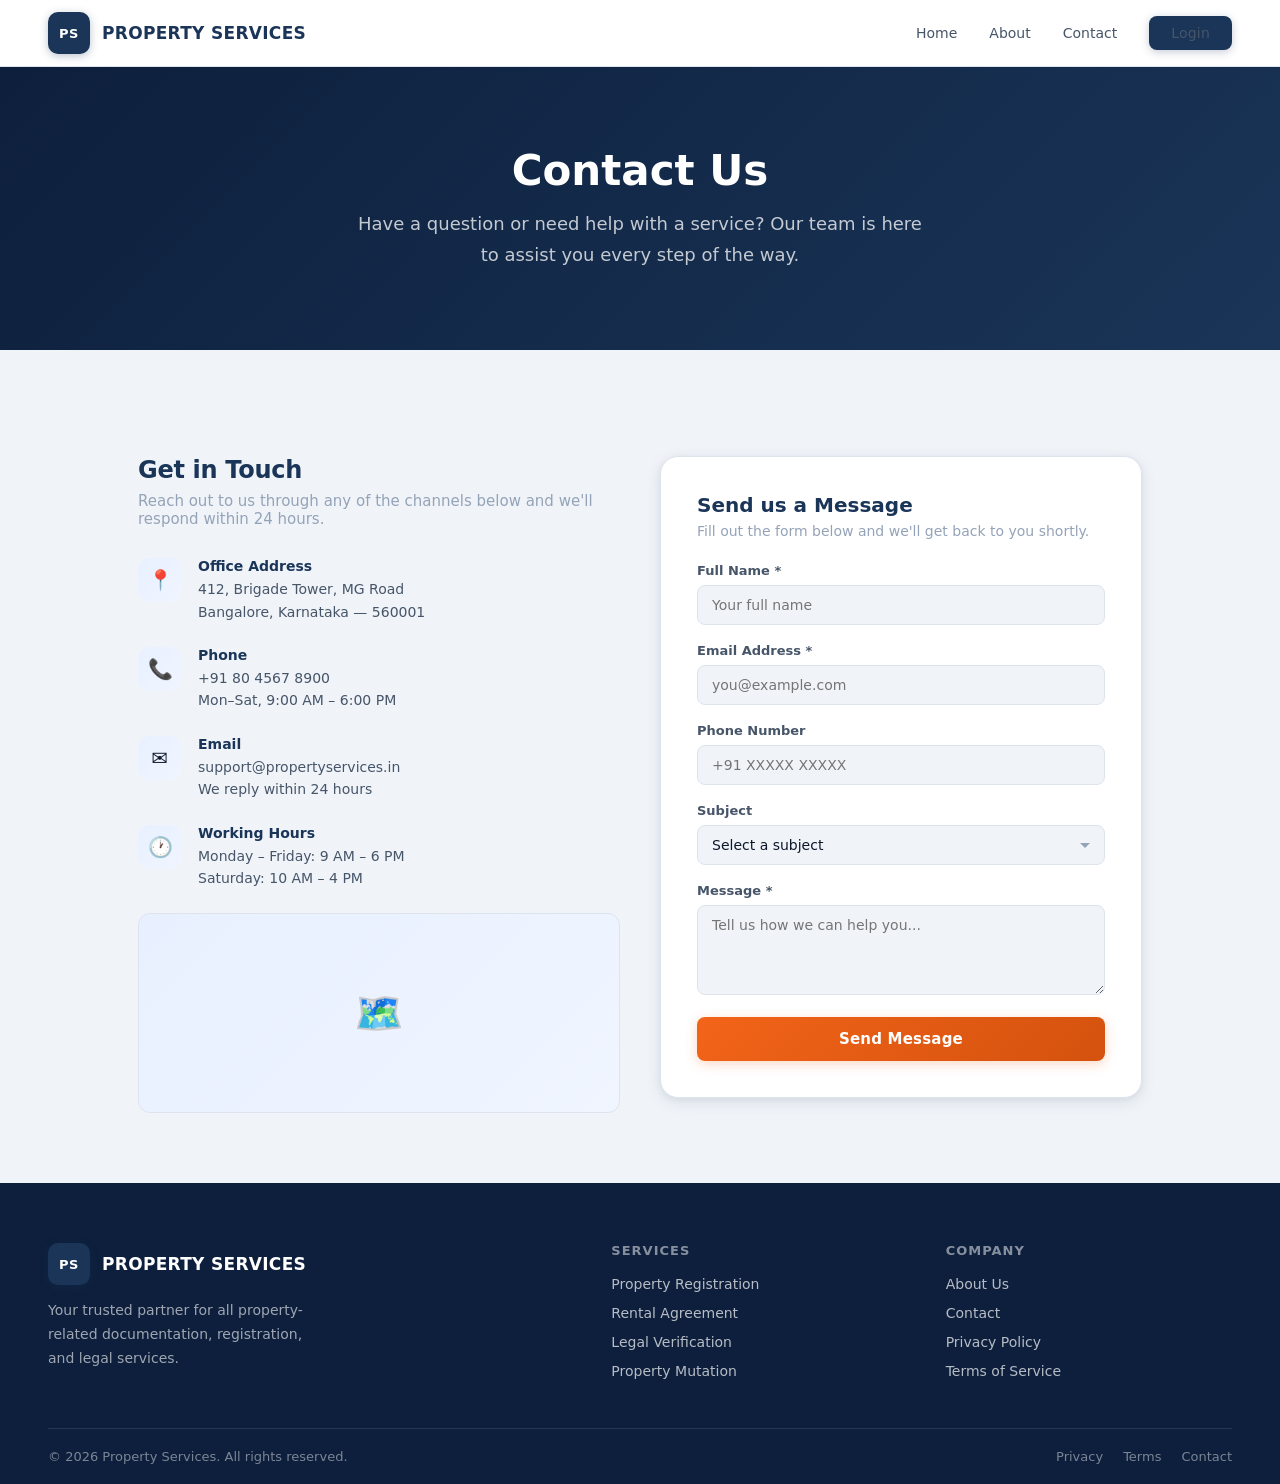
<file: contact.html>
<!DOCTYPE html>
<html lang="en">
<head>
  <meta charset="UTF-8">
  <meta name="viewport" content="width=device-width, initial-scale=1.0">
  <title>Contact Us — Property Services</title>
  <link rel="icon" href="data:image/svg+xml,%3Csvg xmlns='http://www.w3.org/2000/svg' viewBox='0 0 32 32'%3E%3Crect width='32' height='32' rx='8' fill='%231a3558'/%3E%3Ctext y='22' x='16' text-anchor='middle' font-family='Segoe UI,Arial,sans-serif' font-weight='800' font-size='14' fill='white'%3EPS%3C/text%3E%3C/svg%3E">
  <link rel="stylesheet" href="css/style.css">
  <style>
    .contact-form-card { background: var(--surface); border-radius: var(--r-lg); padding: 36px; box-shadow: var(--s-md); border: 1px solid var(--border); }
    .contact-form-card h3 { font-size: 20px; color: var(--navy); font-weight: 800; margin-bottom: 6px; }
    .contact-form-card p { font-size: 14px; color: var(--text-3); margin-bottom: 24px; }
    .submitted-msg { display: none; text-align: center; padding: 40px 20px; }
    .submitted-msg .big-icon { font-size: 60px; margin-bottom: 16px; display: block; }
    .submitted-msg h3 { font-size: 22px; color: var(--navy); margin-bottom: 8px; }
    .submitted-msg p { color: var(--text-2); font-size: 15px; }
    .map-placeholder { background: linear-gradient(135deg, #e8f0ff, #f0f5ff); border-radius: var(--r); height: 200px; display: flex; align-items: center; justify-content: center; font-size: 40px; margin-top: 20px; border: 1px solid var(--border); }
  </style>
</head>
<body>
  <!-- Header -->
  <header class="header">
    <a href="index.html" class="logo logo-link">
      <div class="logo-icon">PS</div>
      <span class="logo-text">PROPERTY SERVICES</span>
    </a>
    <nav class="nav">
      <a href="index.html">Home</a>
      <a href="about.html">About</a>
      <a href="contact.html">Contact</a>
      <a href="auth.html" class="login-btn" id="loginNavBtn">Login</a>
    </nav>
  </header>

  <!-- Page Hero -->
  <div class="page-hero">
    <h1>Contact Us</h1>
    <p>Have a question or need help with a service? Our team is here to assist you every step of the way.</p>
  </div>

  <!-- Contact Content -->
  <div class="content-section">
    <div class="contact-grid">
      <!-- Left: Info -->
      <div>
        <h2 class="section-title" style="font-size:24px;">Get in Touch</h2>
        <p class="section-sub" style="margin-bottom:30px;">Reach out to us through any of the channels below and we'll respond within 24 hours.</p>

        <div class="contact-info-item">
          <div class="ci-icon">📍</div>
          <div class="ci-text">
            <h4>Office Address</h4>
            <p>412, Brigade Tower, MG Road<br>Bangalore, Karnataka — 560001</p>
          </div>
        </div>

        <div class="contact-info-item">
          <div class="ci-icon">📞</div>
          <div class="ci-text">
            <h4>Phone</h4>
            <p>+91 80 4567 8900<br>Mon–Sat, 9:00 AM – 6:00 PM</p>
          </div>
        </div>

        <div class="contact-info-item">
          <div class="ci-icon">✉️</div>
          <div class="ci-text">
            <h4>Email</h4>
            <p>support@propertyservices.in<br>We reply within 24 hours</p>
          </div>
        </div>

        <div class="contact-info-item">
          <div class="ci-icon">🕐</div>
          <div class="ci-text">
            <h4>Working Hours</h4>
            <p>Monday – Friday: 9 AM – 6 PM<br>Saturday: 10 AM – 4 PM</p>
          </div>
        </div>

        <div class="map-placeholder">🗺️</div>
      </div>

      <!-- Right: Form -->
      <div>
        <div class="contact-form-card" id="formCard">
          <h3>Send us a Message</h3>
          <p>Fill out the form below and we'll get back to you shortly.</p>
          <div class="form-group">
            <label>Full Name *</label>
            <input type="text" class="form-input" id="cf_name" placeholder="Your full name">
          </div>
          <div class="form-group">
            <label>Email Address *</label>
            <input type="email" class="form-input" id="cf_email" placeholder="you@example.com">
          </div>
          <div class="form-group">
            <label>Phone Number</label>
            <input type="text" class="form-input" id="cf_phone" placeholder="+91 XXXXX XXXXX">
          </div>
          <div class="form-group">
            <label>Subject</label>
            <select class="form-input" id="cf_subject">
              <option value="">Select a subject</option>
              <option>Property Registration Query</option>
              <option>Service Status Inquiry</option>
              <option>Document Requirement</option>
              <option>Pricing & Fees</option>
              <option>Other</option>
            </select>
          </div>
          <div class="form-group">
            <label>Message *</label>
            <textarea class="form-input" id="cf_message" placeholder="Tell us how we can help you..."></textarea>
          </div>
          <button class="btn-primary btn-full" onclick="submitForm()">Send Message</button>
        </div>

        <div class="submitted-msg" id="successMsg">
          <span class="big-icon">🎉</span>
          <h3>Message Sent!</h3>
          <p>Thank you for reaching out. Our team will get back to you within 24 hours.</p>
          <br>
          <button class="btn-outline" onclick="resetForm()">Send Another Message</button>
        </div>
      </div>
    </div>
  </div>

  <!-- Footer -->
  <footer class="site-footer">
    <div class="footer-inner">
      <div class="footer-brand">
        <div class="logo"><div class="logo-icon">PS</div><span class="logo-text">PROPERTY SERVICES</span></div>
        <p>Your trusted partner for all property-related documentation, registration, and legal services.</p>
      </div>
      <div class="footer-col">
        <h4>Services</h4>
        <ul>
          <li><a href="#">Property Registration</a></li>
          <li><a href="#">Rental Agreement</a></li>
          <li><a href="#">Legal Verification</a></li>
          <li><a href="#">Property Mutation</a></li>
        </ul>
      </div>
      <div class="footer-col">
        <h4>Company</h4>
        <ul>
          <li><a href="about.html">About Us</a></li>
          <li><a href="contact.html">Contact</a></li>
          <li><a href="#">Privacy Policy</a></li>
          <li><a href="#">Terms of Service</a></li>
        </ul>
      </div>
    </div>
    <div class="footer-bottom">
      <p>&copy; 2026 Property Services. All rights reserved.</p>
      <div class="footer-bottom-links"><a href="#">Privacy</a><a href="#">Terms</a><a href="contact.html">Contact</a></div>
    </div>
  </footer>

  <script src="js/data.js"></script>
  <script>
    const cu = getCurrentUser();
    if (cu) {
      const btn = document.getElementById('loginNavBtn');
      btn.textContent = cu.role === 'admin' ? 'Admin Dashboard' : 'My Dashboard';
      btn.href = cu.role === 'admin' ? 'admin.html' : 'dashboard.html';
    }
    function submitForm() {
      const name = document.getElementById('cf_name').value.trim();
      const email = document.getElementById('cf_email').value.trim();
      const msg = document.getElementById('cf_message').value.trim();
      if (!name || !email || !msg) { alert('Please fill in the required fields (Name, Email, Message).'); return; }
      document.getElementById('formCard').style.display = 'none';
      document.getElementById('successMsg').style.display = 'block';
    }
    function resetForm() {
      ['cf_name','cf_email','cf_phone','cf_subject','cf_message'].forEach(id => document.getElementById(id).value = '');
      document.getElementById('formCard').style.display = 'block';
      document.getElementById('successMsg').style.display = 'none';
    }
  </script>
</body>
</html>
</file>
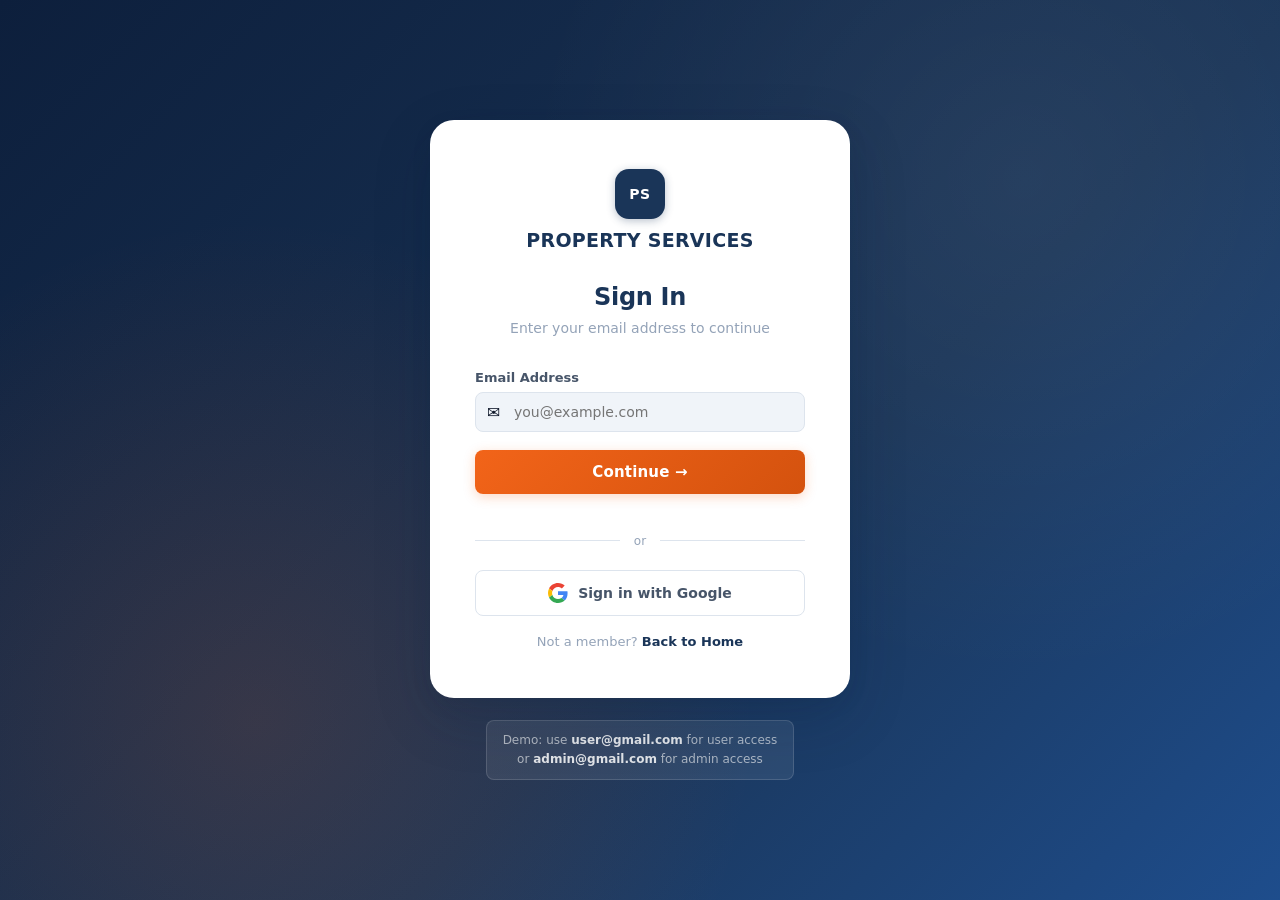
<file: dashboard.html>
<!DOCTYPE html>
<html lang="en">
<head>
  <meta charset="UTF-8">
  <meta name="viewport" content="width=device-width, initial-scale=1.0">
  <title>Dashboard — Property Services</title>
  <link rel="icon" href="data:image/svg+xml,%3Csvg xmlns='http://www.w3.org/2000/svg' viewBox='0 0 32 32'%3E%3Crect width='32' height='32' rx='8' fill='%231a3558'/%3E%3Ctext y='22' x='16' text-anchor='middle' font-family='Segoe UI,Arial,sans-serif' font-weight='800' font-size='14' fill='white'%3EPS%3C/text%3E%3C/svg%3E">
  <link rel="stylesheet" href="css/style.css">
</head>
<body>
  <div class="app-layout">
    <!-- Sidebar -->
    <aside class="sidebar">
      <div class="sidebar-logo">
        <a href="dashboard.html" class="logo-link">
          <div class="logo-icon">PS</div>
          <div class="logo-text">PROPERTY SERVICES</div>
        </a>
      </div>
      <nav class="sidebar-nav">
        <a href="dashboard.html" class="active"><span class="nav-icon">🏠</span> Dashboard</a>
        <a href="my-properties.html"><span class="nav-icon">🏗️</span> My Properties</a>
        <a href="service-apply.html"><span class="nav-icon">📋</span> Apply for Service</a>
        <a href="my-requests.html"><span class="nav-icon">📊</span> My Requests</a>
      </nav>
      <button class="logout-btn" onclick="logout()"><span>🚪</span> Logout</button>
    </aside>

    <!-- Main -->
    <main class="main-content">
      <div class="content-header">
        <h1>Dashboard</h1>
        <div class="user-chip">
          <div class="avatar" id="userAvatar">?</div>
          <span id="userName">Loading...</span>
        </div>
      </div>

      <div class="content-body">
        <!-- Welcome -->
        <div style="margin-bottom:28px;">
          <h2 style="font-size:20px;color:#1e3a5f;" id="welcomeMsg">Welcome back!</h2>
          <p style="font-size:14px;color:#888;margin-top:4px;">Here's a summary of your property services.</p>
        </div>

        <!-- Stat Cards -->
        <div class="card-grid">
          <div class="dash-card" onclick="window.location.href='my-properties.html'">
            <div class="card-icon">🏗️</div>
            <h3>My Properties</h3>
            <p>Manage your registered properties</p>
            <div class="card-count" id="propCount">0</div>
          </div>
          <div class="dash-card" onclick="window.location.href='my-requests.html'">
            <div class="card-icon">📋</div>
            <h3>Service Requests</h3>
            <p>Track all your service applications</p>
            <div class="card-count" id="reqCount">0</div>
          </div>
          <div class="dash-card" onclick="window.location.href='service-apply.html'">
            <div class="card-icon">➕</div>
            <h3>Apply for Service</h3>
            <p>Start a new service application</p>
            <div style="margin-top:12px;font-size:13px;color:#e85d04;font-weight:600;">Get Started →</div>
          </div>
        </div>

        <!-- Recent Requests -->
        <div class="section-header">
          <h2>Recent Service Requests</h2>
          <a href="my-requests.html" style="font-size:13px;color:#e85d04;font-weight:600;">View All →</a>
        </div>
        <div id="recentRequests">
          <div class="empty-state">
            <span class="empty-icon">📭</span>
            <h3>No service requests yet</h3>
            <p>Apply for a service to get started</p>
            <br>
            <button class="btn-primary" onclick="window.location.href='service-apply.html'">Apply for Service</button>
          </div>
        </div>

        <!-- My Properties Preview -->
        <div class="section-header" style="margin-top:30px;">
          <h2>My Properties</h2>
          <a href="my-properties.html" style="font-size:13px;color:#e85d04;font-weight:600;">View All →</a>
        </div>
        <div class="property-list" id="propList">
          <div class="empty-state">
            <span class="empty-icon">🏠</span>
            <h3>No properties added</h3>
            <p>Add a property to manage your services</p>
            <br>
            <button class="btn-primary" onclick="window.location.href='my-properties.html'">Add Property</button>
          </div>
        </div>
      </div>
    </main>
  </div>

  <script src="js/data.js"></script>
  <script>
    const user = getCurrentUser();
    if (!user || user.role === 'admin') window.location.href = 'auth.html';

    // Set user info
    document.getElementById('userAvatar').textContent = initials(user.name || user.email);
    document.getElementById('userName').textContent = user.name || user.email;
    document.getElementById('welcomeMsg').textContent = 'Welcome back, ' + (user.name ? user.name.split(' ')[0] : 'there') + '!';

    // Load counts
    const props = getUserProperties(user.id);
    const reqs = getUserServiceRequests(user.id);
    document.getElementById('propCount').textContent = props.length;
    document.getElementById('reqCount').textContent = reqs.length;

    // Recent requests
    if (reqs.length > 0) {
      const recent = [...reqs].sort((a,b) => b.id - a.id).slice(0, 3);
      document.getElementById('recentRequests').innerHTML = recent.map(r => {
        const prop = getPropertyById(r.propertyId);
        return `
          <div class="request-card" onclick="window.location.href='request-detail.html?id=${r.id}'">
            <div class="request-info">
              <h4>${r.serviceType}</h4>
              <p>${prop ? prop.name : 'No property'} &bull; Applied ${formatDate(r.appliedAt)}</p>
            </div>
            <div>${statusBadge(r.status)}</div>
          </div>`;
      }).join('');
    }

    // Properties preview
    if (props.length > 0) {
      document.getElementById('propList').innerHTML = props.slice(0,3).map(p => `
        <div class="property-card" onclick="window.location.href='property-view.html?id=${p.id}'">
          <div class="prop-type">${p.type}</div>
          <h4>${p.name}</h4>
          <p class="prop-address">${p.address}</p>
          <div class="prop-meta">
            <span>📍 ${p.district || p.state || 'N/A'}</span>
            <span>📐 ${p.area || 'N/A'}</span>
          </div>
        </div>`).join('');
    }
  </script>
</body>
</html>
</file>
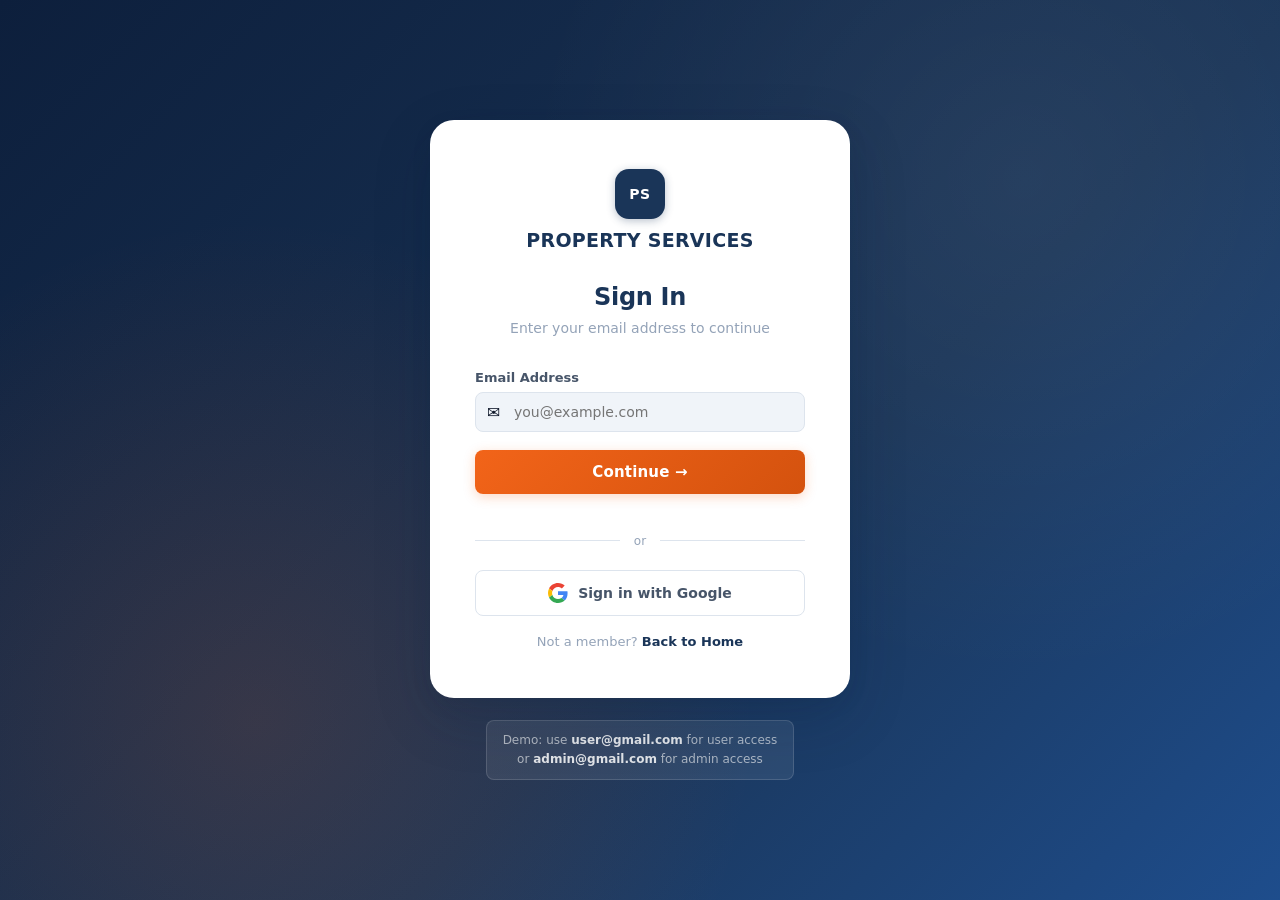
<file: my-properties.html>
<!DOCTYPE html>
<html lang="en">
<head>
  <meta charset="UTF-8">
  <meta name="viewport" content="width=device-width, initial-scale=1.0">
  <title>My Properties — Property Services</title>
  <link rel="icon" href="data:image/svg+xml,%3Csvg xmlns='http://www.w3.org/2000/svg' viewBox='0 0 32 32'%3E%3Crect width='32' height='32' rx='8' fill='%231a3558'/%3E%3Ctext y='22' x='16' text-anchor='middle' font-family='Segoe UI,Arial,sans-serif' font-weight='800' font-size='14' fill='white'%3EPS%3C/text%3E%3C/svg%3E">
  <link rel="stylesheet" href="css/style.css">
  <style>
    .modal-overlay { display:none; position:fixed; inset:0; background:rgba(0,0,0,0.5); z-index:200; align-items:center; justify-content:center; }
    .modal-overlay.open { display:flex; }
    .modal-box { background:white; border-radius:12px; padding:32px; width:100%; max-width:620px; max-height:90vh; overflow-y:auto; box-shadow:0 20px 60px rgba(0,0,0,0.3); }
    .modal-box h3 { font-size:18px; color:#1e3a5f; margin-bottom:20px; }
    .modal-close { float:right; background:none; font-size:20px; color:#999; margin-top:-4px; }
    .modal-close:hover { color:#333; }
  </style>
</head>
<body>
  <div class="app-layout">
    <aside class="sidebar">
      <div class="sidebar-logo">
        <a href="dashboard.html" class="logo-link">
          <div class="logo-icon">PS</div>
          <div class="logo-text">PROPERTY SERVICES</div>
        </a>
      </div>
      <nav class="sidebar-nav">
        <a href="dashboard.html"><span class="nav-icon">🏠</span> Dashboard</a>
        <a href="my-properties.html" class="active"><span class="nav-icon">🏗️</span> My Properties</a>
        <a href="service-apply.html"><span class="nav-icon">📋</span> Apply for Service</a>
        <a href="my-requests.html"><span class="nav-icon">📊</span> My Requests</a>
      </nav>
      <button class="logout-btn" onclick="logout()"><span>🚪</span> Logout</button>
    </aside>

    <main class="main-content">
      <div class="content-header">
        <h1>My Properties</h1>
        <div class="user-chip">
          <div class="avatar" id="userAvatar">?</div>
          <span id="userName"></span>
        </div>
      </div>

      <div class="content-body">
        <div class="section-header">
          <h2>All Properties</h2>
          <button class="btn-primary" onclick="openAddModal()" style="font-size:14px;padding:9px 20px;">+ Add Property</button>
        </div>
        <div class="property-list" id="propList"></div>
      </div>
    </main>
  </div>

  <!-- Add Property Modal -->
  <div class="modal-overlay" id="addModal">
    <div class="modal-box">
      <button class="modal-close" onclick="closeModal()">✕</button>
      <h3>Add New Property</h3>
      <div class="form-grid">
        <div class="form-group">
          <label>Property Name *</label>
          <input type="text" class="form-input" id="m_name" placeholder="e.g. My Home">
        </div>
        <div class="form-group">
          <label>Property Type *</label>
          <select class="form-input" id="m_type">
            <option value="">Select</option>
            <option>Residential</option><option>Commercial</option>
            <option>Agricultural</option><option>Industrial</option><option>Plot / Land</option>
          </select>
        </div>
        <div class="form-group full">
          <label>Full Address *</label>
          <input type="text" class="form-input" id="m_address" placeholder="Door No., Street, Locality">
        </div>
        <div class="form-group">
          <label>Owner Name</label>
          <input type="text" class="form-input" id="m_owner" placeholder="Full name">
        </div>
        <div class="form-group">
          <label>Area (sq ft)</label>
          <input type="text" class="form-input" id="m_area" placeholder="e.g. 1200 sq ft">
        </div>
        <div class="form-group">
          <label>Survey / Khasra Number</label>
          <input type="text" class="form-input" id="m_survey" placeholder="Survey no.">
        </div>
        <div class="form-group">
          <label>Village / Area</label>
          <input type="text" class="form-input" id="m_village">
        </div>
        <div class="form-group">
          <label>District</label>
          <input type="text" class="form-input" id="m_district">
        </div>
        <div class="form-group">
          <label>State</label>
          <input type="text" class="form-input" id="m_state">
        </div>
        <div class="form-group">
          <label>PIN Code</label>
          <input type="text" class="form-input" id="m_pincode" maxlength="6">
        </div>
      </div>
      <div class="form-actions" style="margin-top:20px;">
        <button class="btn-outline" onclick="closeModal()">Cancel</button>
        <button class="btn-primary" onclick="addProp()">Save Property</button>
      </div>
    </div>
  </div>

  <script src="js/data.js"></script>
  <script>
    const user = getCurrentUser();
    if (!user || user.role === 'admin') window.location.href = 'auth.html';
    document.getElementById('userAvatar').textContent = initials(user.name || user.email);
    document.getElementById('userName').textContent = user.name || user.email;

    function renderProps() {
      const props = getUserProperties(user.id);
      const el = document.getElementById('propList');
      if (!props.length) {
        el.innerHTML = `<div class="empty-state">
          <span class="empty-icon">🏠</span>
          <h3>No properties added yet</h3>
          <p>Click "Add Property" to add your first property</p>
        </div>`;
        return;
      }
      el.innerHTML = props.map(p => {
        const svcReqs = getServiceRequests().filter(r => r.propertyId === p.id);
        return `
          <div class="property-card" onclick="window.location.href='property-view.html?id=${p.id}'">
            <div class="prop-type">${p.type}</div>
            <h4>${p.name}</h4>
            <p class="prop-address">${p.address}</p>
            <div class="prop-meta">
              <span>📍 ${p.district || p.state || 'N/A'}</span>
              <span>📐 ${p.area || 'N/A'}</span>
              <span>📋 ${svcReqs.length} service${svcReqs.length !== 1 ? 's' : ''}</span>
            </div>
          </div>`;
      }).join('');
    }

    function openAddModal() { document.getElementById('addModal').classList.add('open'); }
    function closeModal() { document.getElementById('addModal').classList.remove('open'); }

    function addProp() {
      const name = document.getElementById('m_name').value.trim();
      const type = document.getElementById('m_type').value;
      const address = document.getElementById('m_address').value.trim();
      if (!name || !type || !address) { alert('Please fill required fields.'); return; }
      addProperty({
        userId: user.id,
        name, type, address,
        ownerName: document.getElementById('m_owner').value || user.name,
        area: document.getElementById('m_area').value,
        surveyNumber: document.getElementById('m_survey').value,
        village: document.getElementById('m_village').value,
        district: document.getElementById('m_district').value,
        state: document.getElementById('m_state').value,
        pincode: document.getElementById('m_pincode').value,
        taluka: ''
      });
      closeModal();
      renderProps();
      // Reset fields
      ['m_name','m_type','m_address','m_owner','m_area','m_survey','m_village','m_district','m_state','m_pincode']
        .forEach(id => document.getElementById(id).value = '');
    }

    renderProps();
  </script>
</body>
</html>
</file>
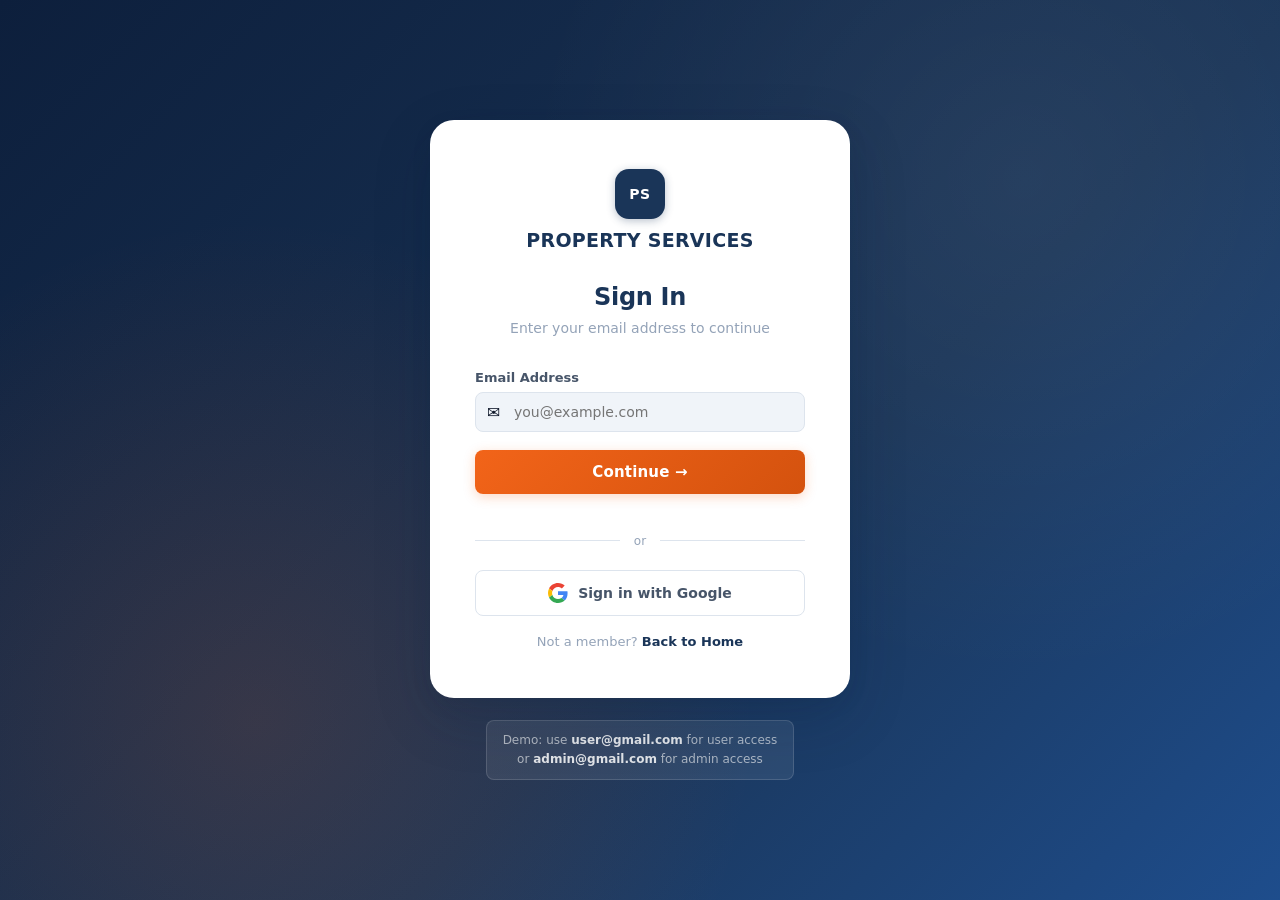
<file: my-requests.html>
<!DOCTYPE html>
<html lang="en">
<head>
  <meta charset="UTF-8">
  <meta name="viewport" content="width=device-width, initial-scale=1.0">
  <link rel="icon" href="data:image/svg+xml,%3Csvg xmlns='http://www.w3.org/2000/svg' viewBox='0 0 32 32'%3E%3Crect width='32' height='32' rx='8' fill='%231a3558'/%3E%3Ctext y='22' x='16' text-anchor='middle' font-family='Segoe UI,Arial,sans-serif' font-weight='800' font-size='14' fill='white'%3EPS%3C/text%3E%3C/svg%3E">
  <title>My Requests — Property Services</title>
  <link rel="stylesheet" href="css/style.css">
  <style>
    .detail-panel { display:none; background:white; border-radius:10px; padding:28px; box-shadow:0 2px 12px rgba(0,0,0,0.06); margin-top:20px; }
    .detail-panel.open { display:block; }
    .close-panel { float:right; background:none; font-size:18px; color:#999; }
    .close-panel:hover { color:#333; }
    .filter-tabs { display:flex; gap:8px; margin-bottom:20px; flex-wrap:wrap; }
    .filter-tab { padding:6px 14px; border-radius:20px; font-size:13px; background:#f0f0f0; color:#555; cursor:pointer; border:none; transition:all 0.2s; }
    .filter-tab.active { background:#1e3a5f; color:white; }
  </style>
</head>
<body>
  <div class="app-layout">
    <aside class="sidebar">
      <div class="sidebar-logo">
        <a href="dashboard.html" class="logo-link">
          <div class="logo-icon">PS</div>
          <div class="logo-text">PROPERTY SERVICES</div>
        </a>
      </div>
      <nav class="sidebar-nav">
        <a href="dashboard.html"><span class="nav-icon">🏠</span> Dashboard</a>
        <a href="my-properties.html"><span class="nav-icon">🏗️</span> My Properties</a>
        <a href="service-apply.html"><span class="nav-icon">📋</span> Apply for Service</a>
        <a href="my-requests.html" class="active"><span class="nav-icon">📊</span> My Requests</a>
      </nav>
      <button class="logout-btn" onclick="logout()"><span>🚪</span> Logout</button>
    </aside>

    <main class="main-content">
      <div class="content-header">
        <h1>My Service Requests</h1>
        <div class="user-chip">
          <div class="avatar" id="userAvatar">?</div>
        </div>
      </div>

      <div class="content-body">
        <!-- Filter tabs -->
        <div class="filter-tabs">
          <button class="filter-tab active" onclick="filterReqs(this,'all')">All</button>
          <button class="filter-tab" onclick="filterReqs(this,'requested')">Requested</button>
          <button class="filter-tab" onclick="filterReqs(this,'started')">Started</button>
          <button class="filter-tab" onclick="filterReqs(this,'in_progress')">In Progress</button>
          <button class="filter-tab" onclick="filterReqs(this,'completed')">Completed</button>
        </div>

        <div id="requestList"></div>

        <!-- Detail Panel -->
        <div class="detail-panel" id="detailPanel">
          <button class="close-panel" onclick="closeDetail()">✕</button>
          <div id="detailContent"></div>
        </div>
      </div>
    </main>
  </div>

  <script src="js/data.js"></script>
  <script>
    const user = getCurrentUser();
    if (!user || user.role === 'admin') window.location.href = 'auth.html';
    document.getElementById('userAvatar').textContent = initials(user.name || user.email);

    let allReqs = [];
    let currentFilter = 'all';

    function load() {
      allReqs = getUserServiceRequests(user.id);
      render();
    }

    function render() {
      const filtered = currentFilter === 'all' ? allReqs : allReqs.filter(r => r.status === currentFilter);
      const el = document.getElementById('requestList');
      if (!filtered.length) {
        el.innerHTML = `<div class="empty-state"><span class="empty-icon">📭</span>
          <h3>No requests found</h3><p>Apply for a service to get started</p><br>
          <button class="btn-primary" onclick="window.location.href='service-apply.html'">Apply for Service</button></div>`;
        return;
      }
      el.innerHTML = filtered.sort((a,b) => b.id - a.id).map(r => {
        const prop = getPropertyById(r.propertyId);
        return `
          <div class="request-card" onclick="showDetail(${r.id})">
            <div class="request-info">
              <h4>${r.serviceType}</h4>
              <p>${prop ? prop.name : '—'} &bull; Applied ${formatDate(r.appliedAt)} &bull; Ref #PS-${String(r.id).padStart(4,'0')}</p>
            </div>
            <div style="display:flex;align-items:center;gap:12px;">
              ${statusBadge(r.status)}
              <span style="font-size:18px;color:#ccc;">›</span>
            </div>
          </div>`;
      }).join('');
    }

    function filterReqs(el, status) {
      document.querySelectorAll('.filter-tab').forEach(b => b.classList.remove('active'));
      el.classList.add('active');
      currentFilter = status;
      render();
      closeDetail();
    }

    function showDetail(id) {
      const r = allReqs.find(x => x.id === id);
      if (!r) return;
      const prop = getPropertyById(r.propertyId);
      const steps = ['requested','started','in_progress','completed'];
      const stepLabels = { requested:'Requested', started:'Started', in_progress:'In Progress', completed:'Completed' };
      const stepIcons = { requested:'📩', started:'🔍', in_progress:'⚙️', completed:'✅' };
      const currentIdx = steps.indexOf(r.status);
      const fillPct = currentIdx === 0 ? 0 : (currentIdx / (steps.length - 1)) * 100;

      const stepsHtml = steps.map((s, i) => {
        const cls = i < currentIdx ? 'done' : (i === currentIdx ? 'active' : '');
        const histEntry = r.statusHistory.find(h => h.status === s);
        return `<div class="tracker-step">
          <div class="step-circle ${cls}">${stepIcons[s]}</div>
          <div class="step-label ${cls}">${stepLabels[s]}</div>
          <div class="step-date">${histEntry ? formatDate(histEntry.date) : ''}</div>
        </div>`;
      }).join('');

      const historyHtml = [...r.statusHistory].reverse().map(h => `
        <div class="history-item">
          <h5>${stepLabels[h.status] || h.status}</h5>
          ${h.note ? `<p>${h.note}</p>` : ''}
          <span class="h-date">${formatDate(h.date)}</span>
        </div>`).join('');

      const detailsHtml = r.details && Object.keys(r.details).length
        ? `<div style="display:grid;grid-template-columns:repeat(auto-fit,minmax(160px,1fr));gap:12px;margin-top:4px;">
            ${Object.entries(r.details).filter(([,v])=>v).map(([k,v]) =>
              `<div><div style="font-size:11px;color:#aaa;text-transform:capitalize;">${k.replace(/([A-Z])/g,' $1')}</div>
               <div style="font-size:13px;font-weight:500;">${v}</div></div>`).join('')}
          </div>` : '<p style="font-size:13px;color:#aaa;">No additional details</p>';

      document.getElementById('detailContent').innerHTML = `
        <div style="display:flex;justify-content:space-between;align-items:flex-start;margin-bottom:20px;flex-wrap:wrap;gap:8px;">
          <div>
            <h2 style="font-size:20px;color:#1e3a5f;margin-bottom:4px;">${r.serviceType}</h2>
            <p style="font-size:13px;color:#aaa;">Ref #PS-${String(r.id).padStart(4,'0')} &bull; ${prop ? prop.name : '—'}</p>
          </div>
          ${statusBadge(r.status)}
        </div>

        <h4 style="font-size:13px;color:#1e3a5f;margin-bottom:8px;text-transform:uppercase;letter-spacing:0.5px;">Progress</h4>
        <div class="progress-tracker" style="position:relative;margin-bottom:24px;">
          <div class="tracker-line-bg"></div>
          <div class="tracker-line-fill" style="width:calc(${fillPct * 0.8}%)"></div>
          ${stepsHtml}
        </div>

        <h4 style="font-size:13px;color:#1e3a5f;margin-bottom:12px;text-transform:uppercase;letter-spacing:0.5px;">Timeline</h4>
        <div class="history-list" style="margin-bottom:20px;">${historyHtml}</div>

        <h4 style="font-size:13px;color:#1e3a5f;margin-bottom:12px;text-transform:uppercase;letter-spacing:0.5px;">Application Details</h4>
        ${detailsHtml}

        ${r.documents && r.documents.length ? `
          <h4 style="font-size:13px;color:#1e3a5f;margin-top:18px;margin-bottom:10px;text-transform:uppercase;letter-spacing:0.5px;">Documents Submitted</h4>
          <div style="display:flex;flex-wrap:wrap;gap:8px;">
            ${r.documents.map(d => `<span style="background:#f0f4ff;padding:4px 10px;border-radius:4px;font-size:12px;color:#1e3a5f;">✓ ${d}</span>`).join('')}
          </div>` : ''}`;

      document.getElementById('detailPanel').classList.add('open');
      document.getElementById('detailPanel').scrollIntoView({ behavior: 'smooth', block: 'start' });
    }

    function closeDetail() {
      document.getElementById('detailPanel').classList.remove('open');
    }

    load();
  </script>
</body>
</html>
</file>
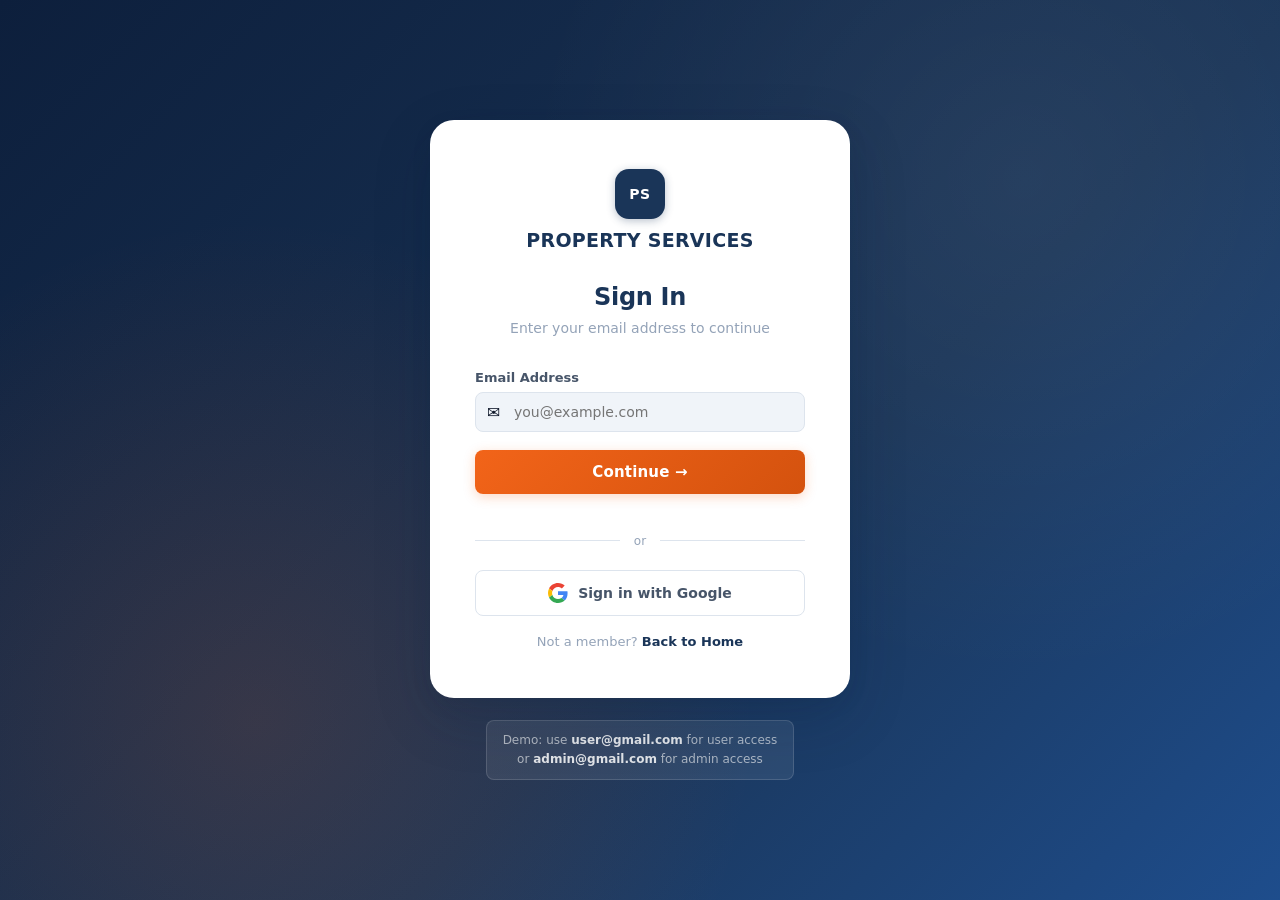
<file: onboarding.html>
<!DOCTYPE html>
<html lang="en">
<head>
  <meta charset="UTF-8">
  <meta name="viewport" content="width=device-width, initial-scale=1.0">
  <link rel="icon" href="data:image/svg+xml,%3Csvg xmlns='http://www.w3.org/2000/svg' viewBox='0 0 32 32'%3E%3Crect width='32' height='32' rx='8' fill='%231a3558'/%3E%3Ctext y='22' x='16' text-anchor='middle' font-family='Segoe UI,Arial,sans-serif' font-weight='800' font-size='14' fill='white'%3EPS%3C/text%3E%3C/svg%3E">
  <title>Add Your Property — Property Services</title>
  <link rel="stylesheet" href="css/style.css">
  <style>
    .onboard-wrap {
      min-height: 100vh; background: linear-gradient(135deg, #0d1f3c 0%, #1e3a5f 100%);
      display: flex; flex-direction: column; align-items: center; padding: 40px 20px;
    }
    .onboard-card { background: white; border-radius: 12px; width: 100%; max-width: 680px; padding: 40px; box-shadow: 0 20px 60px rgba(0,0,0,0.3); }
    .welcome-banner { text-align: center; margin-bottom: 30px; }
    .welcome-banner .logo-icon { margin: 0 auto 12px; }
    .welcome-banner h2 { font-size: 22px; color: #1e3a5f; margin-bottom: 6px; }
    .welcome-banner p { font-size: 14px; color: #888; }
    .skip-link { color: rgba(255,255,255,0.6); font-size: 13px; margin-top: 20px; }
    .skip-link:hover { color: white; }
  </style>
</head>
<body>
  <div class="onboard-wrap">
    <div class="onboard-card">
      <div class="welcome-banner">
        <div class="logo-icon">PS</div>
        <h2>Welcome! Let's set up your property</h2>
        <p>Add your first property to get started. You can add more properties later from your dashboard.</p>
      </div>

      <div class="form-card" style="margin-bottom:0;box-shadow:none;padding:0;">
        <div class="form-grid">
          <div class="form-group">
            <label>Your Full Name *</label>
            <input type="text" class="form-input" id="ownerName" placeholder="e.g. Rahul Sharma">
          </div>
          <div class="form-group">
            <label>Property Name / Nickname *</label>
            <input type="text" class="form-input" id="propName" placeholder="e.g. My Home, Office Block">
          </div>
          <div class="form-group">
            <label>Property Type *</label>
            <select class="form-input" id="propType">
              <option value="">Select Type</option>
              <option>Residential</option>
              <option>Commercial</option>
              <option>Agricultural</option>
              <option>Industrial</option>
              <option>Plot / Land</option>
            </select>
          </div>
          <div class="form-group">
            <label>Area (sq ft / sq m)</label>
            <input type="text" class="form-input" id="propArea" placeholder="e.g. 1200 sq ft">
          </div>
          <div class="form-group full">
            <label>Full Address *</label>
            <input type="text" class="form-input" id="propAddress" placeholder="Flat/Door No., Street, Locality">
          </div>
          <div class="form-group">
            <label>Village / Area</label>
            <input type="text" class="form-input" id="propVillage" placeholder="Village or area name">
          </div>
          <div class="form-group">
            <label>Taluka / Sub-district</label>
            <input type="text" class="form-input" id="propTaluka" placeholder="Taluka">
          </div>
          <div class="form-group">
            <label>District</label>
            <input type="text" class="form-input" id="propDistrict" placeholder="District">
          </div>
          <div class="form-group">
            <label>State</label>
            <input type="text" class="form-input" id="propState" placeholder="State">
          </div>
          <div class="form-group">
            <label>PIN Code</label>
            <input type="text" class="form-input" id="propPincode" placeholder="6-digit PIN">
          </div>
          <div class="form-group">
            <label>Survey / Khasra Number</label>
            <input type="text" class="form-input" id="propSurvey" placeholder="Survey number (if known)">
          </div>
        </div>

        <div class="form-actions" style="margin-top:28px;">
          <button class="btn-outline" onclick="skipOnboarding()">Skip for now</button>
          <button class="btn-primary" onclick="saveProperty()">Save &amp; Continue →</button>
        </div>
      </div>
    </div>
    <a href="dashboard.html" class="skip-link" onclick="skipOnboarding()">Skip and go to dashboard</a>
  </div>

  <script src="js/data.js"></script>
  <script>
    const user = getCurrentUser();
    if (!user) window.location.href = 'auth.html';

    function saveProperty() {
      const ownerName = document.getElementById('ownerName').value.trim();
      const propName = document.getElementById('propName').value.trim();
      const propType = document.getElementById('propType').value;
      const propAddress = document.getElementById('propAddress').value.trim();

      if (!ownerName || !propName || !propType || !propAddress) {
        alert('Please fill in the required fields (marked with *).');
        return;
      }

      // Update user name if entered
      if (ownerName) updateUser(user.id, { name: ownerName, isFirstTime: false });

      addProperty({
        userId: user.id,
        name: propName,
        ownerName: ownerName || user.name,
        address: propAddress,
        type: document.getElementById('propType').value,
        area: document.getElementById('propArea').value,
        surveyNumber: document.getElementById('propSurvey').value,
        village: document.getElementById('propVillage').value,
        taluka: document.getElementById('propTaluka').value,
        district: document.getElementById('propDistrict').value,
        state: document.getElementById('propState').value,
        pincode: document.getElementById('propPincode').value
      });

      const pending = localStorage.getItem('ps_pending_service');
      window.location.href = pending ? 'service-apply.html' : 'dashboard.html';
    }

    function skipOnboarding() {
      updateUser(user.id, { isFirstTime: false });
      const pending = localStorage.getItem('ps_pending_service');
      window.location.href = pending ? 'service-apply.html' : 'dashboard.html';
    }
  </script>
</body>
</html>
</file>
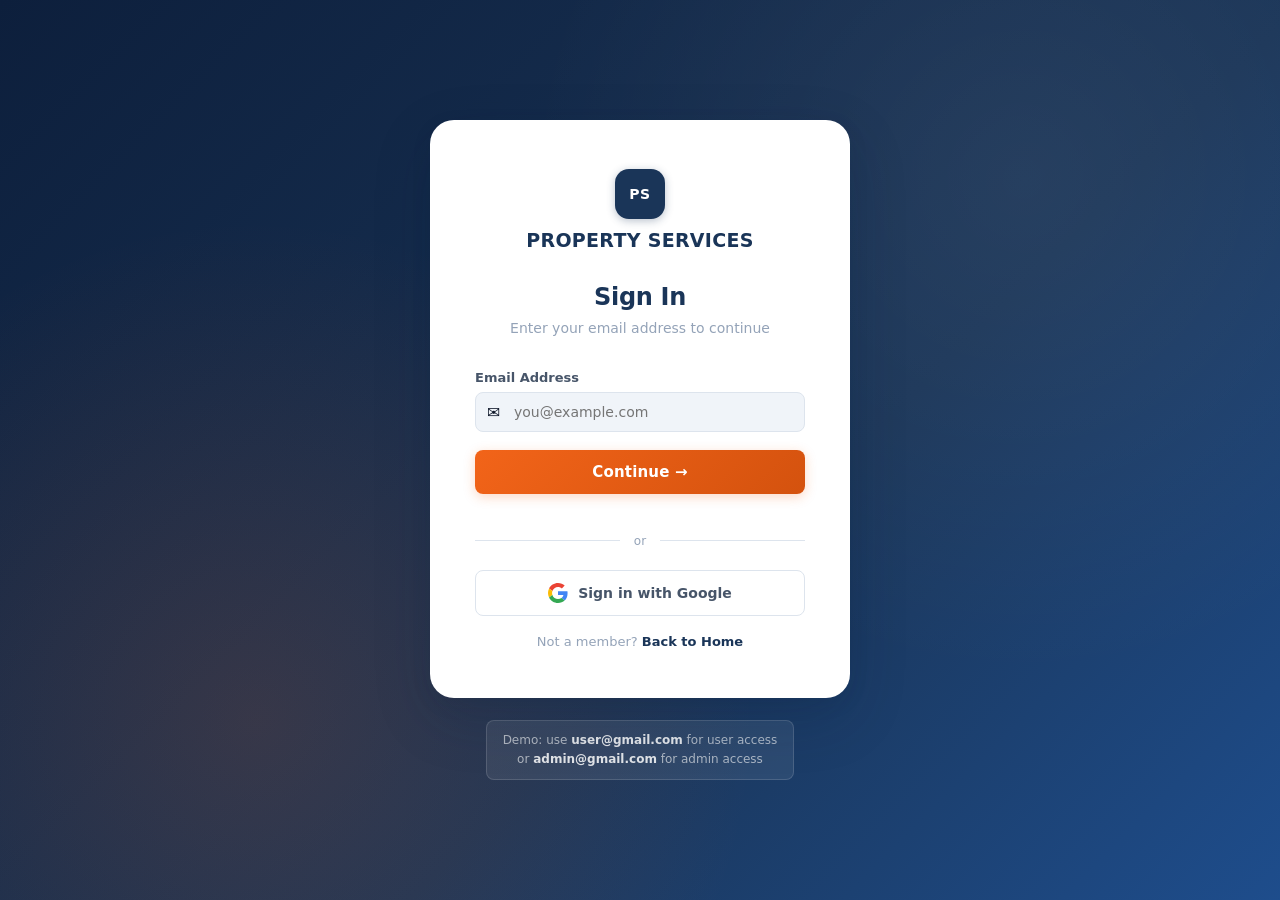
<file: property-view.html>
<!DOCTYPE html>
<html lang="en">
<head>
  <meta charset="UTF-8">
  <meta name="viewport" content="width=device-width, initial-scale=1.0">
  <link rel="icon" href="data:image/svg+xml,%3Csvg xmlns='http://www.w3.org/2000/svg' viewBox='0 0 32 32'%3E%3Crect width='32' height='32' rx='8' fill='%231a3558'/%3E%3Ctext y='22' x='16' text-anchor='middle' font-family='Segoe UI,Arial,sans-serif' font-weight='800' font-size='14' fill='white'%3EPS%3C/text%3E%3C/svg%3E">
  <title>Property Details — Property Services</title>
  <link rel="stylesheet" href="css/style.css">
  <style>
    .prop-detail-card { background:white; border-radius:10px; padding:28px; box-shadow:0 2px 12px rgba(0,0,0,0.06); margin-bottom:24px; }
    .prop-header { display:flex; justify-content:space-between; align-items:flex-start; flex-wrap:wrap; gap:12px; margin-bottom:20px; padding-bottom:16px; border-bottom:1px solid #f0f0f0; }
    .prop-header h2 { font-size:22px; color:#1e3a5f; margin-bottom:4px; }
    .prop-header p { font-size:13px; color:#888; }
    .prop-details-grid { display:grid; grid-template-columns:repeat(auto-fit, minmax(180px,1fr)); gap:16px; }
    .detail-item label { font-size:11px; text-transform:uppercase; letter-spacing:0.8px; color:#aaa; font-weight:600; display:block; margin-bottom:4px; }
    .detail-item span { font-size:14px; color:#333; font-weight:500; }
  </style>
</head>
<body>
  <div class="app-layout">
    <aside class="sidebar">
      <div class="sidebar-logo">
        <a href="dashboard.html" class="logo-link">
          <div class="logo-icon">PS</div>
          <div class="logo-text">PROPERTY SERVICES</div>
        </a>
      </div>
      <nav class="sidebar-nav">
        <a href="dashboard.html"><span class="nav-icon">🏠</span> Dashboard</a>
        <a href="my-properties.html" class="active"><span class="nav-icon">🏗️</span> My Properties</a>
        <a href="service-apply.html"><span class="nav-icon">📋</span> Apply for Service</a>
        <a href="my-requests.html"><span class="nav-icon">📊</span> My Requests</a>
      </nav>
      <button class="logout-btn" onclick="logout()"><span>🚪</span> Logout</button>
    </aside>

    <main class="main-content">
      <div class="content-header">
        <div style="display:flex;align-items:center;gap:12px;">
          <a href="my-properties.html" style="color:#1e3a5f;font-size:20px;">&#8592;</a>
          <h1 id="pageTitle">Property Details</h1>
        </div>
        <div class="user-chip">
          <div class="avatar" id="userAvatar">?</div>
        </div>
      </div>

      <div class="content-body">
        <div id="propContent"></div>
        <div id="reqSection"></div>
      </div>
    </main>
  </div>

  <script src="js/data.js"></script>
  <script>
    const user = getCurrentUser();
    if (!user || user.role === 'admin') window.location.href = 'auth.html';
    document.getElementById('userAvatar').textContent = initials(user.name || user.email);

    const params = new URLSearchParams(window.location.search);
    const propId = parseInt(params.get('id'));
    const prop = getPropertyById(propId);

    if (!prop || prop.userId !== user.id) {
      document.getElementById('propContent').innerHTML = '<p style="color:#888;">Property not found.</p>';
    } else {
      document.getElementById('pageTitle').textContent = prop.name;

      document.getElementById('propContent').innerHTML = `
        <div class="prop-detail-card">
          <div class="prop-header">
            <div>
              <div class="prop-type">${prop.type}</div>
              <h2>${prop.name}</h2>
              <p>${prop.address}</p>
            </div>
            <button class="btn-primary" style="font-size:13px;padding:8px 18px;" onclick="applyForProp(${prop.id})">+ Apply for Service</button>
          </div>
          <div class="prop-details-grid">
            <div class="detail-item"><label>Owner</label><span>${prop.ownerName || '—'}</span></div>
            <div class="detail-item"><label>Area</label><span>${prop.area || '—'}</span></div>
            <div class="detail-item"><label>Survey Number</label><span>${prop.surveyNumber || '—'}</span></div>
            <div class="detail-item"><label>Village</label><span>${prop.village || '—'}</span></div>
            <div class="detail-item"><label>District</label><span>${prop.district || '—'}</span></div>
            <div class="detail-item"><label>State</label><span>${prop.state || '—'}</span></div>
            <div class="detail-item"><label>PIN Code</label><span>${prop.pincode || '—'}</span></div>
            <div class="detail-item"><label>Added On</label><span>${formatDate(prop.createdAt)}</span></div>
          </div>
        </div>`;

      // Load service requests for this property
      const reqs = getServiceRequests().filter(r => r.propertyId === prop.id && r.userId === user.id);

      let reqHtml = `<div class="section-header"><h2>Services for this Property</h2></div>`;
      if (!reqs.length) {
        reqHtml += `<div class="empty-state"><span class="empty-icon">📋</span><h3>No services applied yet</h3>
          <p>Apply for a service for this property</p><br>
          <button class="btn-primary" onclick="applyForProp(${prop.id})">Apply for Service</button></div>`;
      } else {
        reqHtml += reqs.map(r => buildProgressCard(r)).join('');
      }
      document.getElementById('reqSection').innerHTML = reqHtml;
    }

    function applyForProp(propId) {
      localStorage.setItem('ps_apply_prop', propId);
      window.location.href = 'service-apply.html';
    }

    function buildProgressCard(r) {
      const steps = ['requested','started','in_progress','completed'];
      const stepLabels = { requested:'Requested', started:'Started', in_progress:'In Progress', completed:'Completed' };
      const stepIcons = { requested:'📩', started:'🔍', in_progress:'⚙️', completed:'✅' };
      const currentIdx = steps.indexOf(r.status);
      const fillPct = currentIdx === 0 ? 0 : (currentIdx / (steps.length - 1)) * 100;

      const stepsHtml = steps.map((s, i) => {
        const cls = i < currentIdx ? 'done' : (i === currentIdx ? 'active' : '');
        const histEntry = r.statusHistory.find(h => h.status === s);
        return `
          <div class="tracker-step">
            <div class="step-circle ${cls}">${stepIcons[s]}</div>
            <div class="step-label ${cls}">${stepLabels[s]}</div>
            <div class="step-date">${histEntry ? formatDate(histEntry.date) : ''}</div>
          </div>`;
      }).join('');

      const lastNote = r.statusHistory[r.statusHistory.length - 1];
      return `
        <div class="prop-detail-card" style="cursor:default;">
          <div style="display:flex;justify-content:space-between;align-items:center;margin-bottom:16px;flex-wrap:wrap;gap:8px;">
            <div>
              <h3 style="font-size:16px;color:#1e3a5f;">${r.serviceType}</h3>
              <p style="font-size:12px;color:#aaa;">Applied ${formatDate(r.appliedAt)} &bull; Ref #${r.id}</p>
            </div>
            ${statusBadge(r.status)}
          </div>
          <div class="progress-tracker" style="position:relative;">
            <div class="tracker-line-bg"></div>
            <div class="tracker-line-fill" style="width:calc(${fillPct}% - 40px * ${fillPct}/100 + ${fillPct > 0 ? '0px' : '0px'})"></div>
            ${stepsHtml}
          </div>
          ${lastNote && lastNote.note ? `<p style="font-size:13px;color:#666;margin-top:10px;padding:10px 14px;background:#f8fafc;border-radius:6px;border-left:3px solid #1e3a5f;">📌 ${lastNote.note}</p>` : ''}
        </div>`;
    }
  </script>
</body>
</html>
</file>
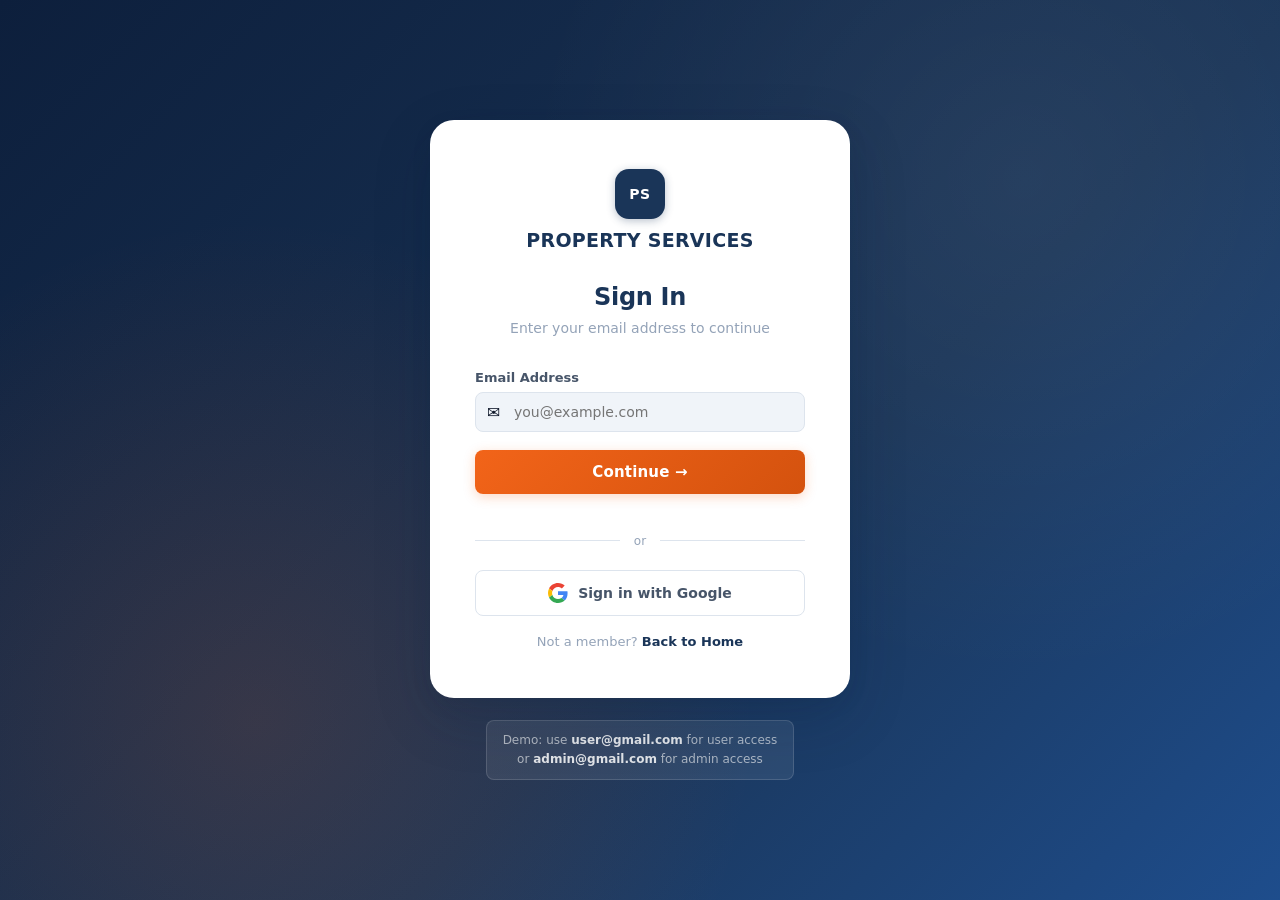
<file: request-detail.html>
<!DOCTYPE html>
<html lang="en">
<head>
  <meta charset="UTF-8">
  <meta name="viewport" content="width=device-width, initial-scale=1.0">
  <link rel="icon" href="data:image/svg+xml,%3Csvg xmlns='http://www.w3.org/2000/svg' viewBox='0 0 32 32'%3E%3Crect width='32' height='32' rx='8' fill='%231a3558'/%3E%3Ctext y='22' x='16' text-anchor='middle' font-family='Segoe UI,Arial,sans-serif' font-weight='800' font-size='14' fill='white'%3EPS%3C/text%3E%3C/svg%3E">
  <title>Request Detail — Property Services</title>
  <link rel="stylesheet" href="css/style.css">
</head>
<body>
  <div class="app-layout">
    <aside class="sidebar">
      <div class="sidebar-logo">
        <a href="dashboard.html" class="logo-link">
          <div class="logo-icon">PS</div>
          <div class="logo-text">PROPERTY SERVICES</div>
        </a>
      </div>
      <nav class="sidebar-nav">
        <a href="dashboard.html"><span class="nav-icon">🏠</span> Dashboard</a>
        <a href="my-properties.html"><span class="nav-icon">🏗️</span> My Properties</a>
        <a href="service-apply.html"><span class="nav-icon">📋</span> Apply for Service</a>
        <a href="my-requests.html" class="active"><span class="nav-icon">📊</span> My Requests</a>
      </nav>
      <button class="logout-btn" onclick="logout()"><span>🚪</span> Logout</button>
    </aside>
    <main class="main-content">
      <div class="content-header">
        <div style="display:flex;align-items:center;gap:12px;">
          <a href="my-requests.html" style="color:#1e3a5f;font-size:20px;">&#8592;</a>
          <h1>Request Detail</h1>
        </div>
        <div class="user-chip"><div class="avatar" id="av">?</div></div>
      </div>
      <div class="content-body" id="content">
        <div style="text-align:center;padding:60px;color:#aaa;">Loading...</div>
      </div>
    </main>
  </div>
  <script src="js/data.js"></script>
  <script>
    const user = getCurrentUser();
    if (!user || user.role === 'admin') window.location.href = 'auth.html';
    document.getElementById('av').textContent = initials(user.name || user.email);

    const params = new URLSearchParams(window.location.search);
    const reqId = parseInt(params.get('id'));
    const r = getServiceRequestById(reqId);

    if (!r || r.userId !== user.id) {
      document.getElementById('content').innerHTML = '<p style="color:#888;padding:40px;">Request not found.</p>';
    } else {
      const prop = getPropertyById(r.propertyId);
      const steps = ['requested','started','in_progress','completed'];
      const stepLabels = { requested:'Requested', started:'Started', in_progress:'In Progress', completed:'Completed' };
      const stepIcons = { requested:'📩', started:'🔍', in_progress:'⚙️', completed:'✅' };
      const currentIdx = steps.indexOf(r.status);
      const fillPct = currentIdx === 0 ? 0 : (currentIdx / (steps.length - 1)) * 100;

      const stepsHtml = steps.map((s, i) => {
        const cls = i < currentIdx ? 'done' : (i === currentIdx ? 'active' : '');
        const histEntry = r.statusHistory.find(h => h.status === s);
        return `<div class="tracker-step">
          <div class="step-circle ${cls}">${stepIcons[s]}</div>
          <div class="step-label ${cls}">${stepLabels[s]}</div>
          <div class="step-date">${histEntry ? formatDate(histEntry.date) : ''}</div>
        </div>`;
      }).join('');

      const histHtml = [...r.statusHistory].reverse().map(h => `
        <div class="history-item">
          <h5>${stepLabels[h.status] || h.status}</h5>
          ${h.note ? `<p>${h.note}</p>` : ''}
          <span class="h-date">${formatDate(h.date)}</span>
        </div>`).join('');

      document.getElementById('content').innerHTML = `
        <div style="max-width:750px;">
          <div class="form-card">
            <div style="display:flex;justify-content:space-between;align-items:flex-start;flex-wrap:wrap;gap:10px;margin-bottom:20px;">
              <div>
                <h2 style="font-size:22px;color:#1e3a5f;margin-bottom:4px;">${r.serviceType}</h2>
                <p style="font-size:13px;color:#aaa;">Ref #PS-${String(r.id).padStart(4,'0')} &bull; ${prop ? prop.name : '—'} &bull; Applied ${formatDate(r.appliedAt)}</p>
              </div>
              ${statusBadge(r.status)}
            </div>

            <h4 style="font-size:13px;color:#1e3a5f;text-transform:uppercase;letter-spacing:0.5px;margin-bottom:12px;">Progress</h4>
            <div class="progress-tracker" style="position:relative;margin-bottom:28px;">
              <div class="tracker-line-bg"></div>
              <div class="tracker-line-fill" style="width:calc(${fillPct * 0.8}%)"></div>
              ${stepsHtml}
            </div>

            <h4 style="font-size:13px;color:#1e3a5f;text-transform:uppercase;letter-spacing:0.5px;margin-bottom:12px;">Status History</h4>
            <div class="history-list" style="margin-bottom:0;">${histHtml}</div>
          </div>

          ${r.documents && r.documents.length ? `
          <div class="form-card">
            <h3>Documents Submitted</h3>
            <div style="display:flex;flex-wrap:wrap;gap:8px;">
              ${r.documents.map(d => `<span style="background:#f0f4ff;padding:5px 12px;border-radius:4px;font-size:13px;color:#1e3a5f;">✓ ${d}</span>`).join('')}
            </div>
          </div>` : ''}
        </div>`;
    }
  </script>
</body>
</html>
</file>
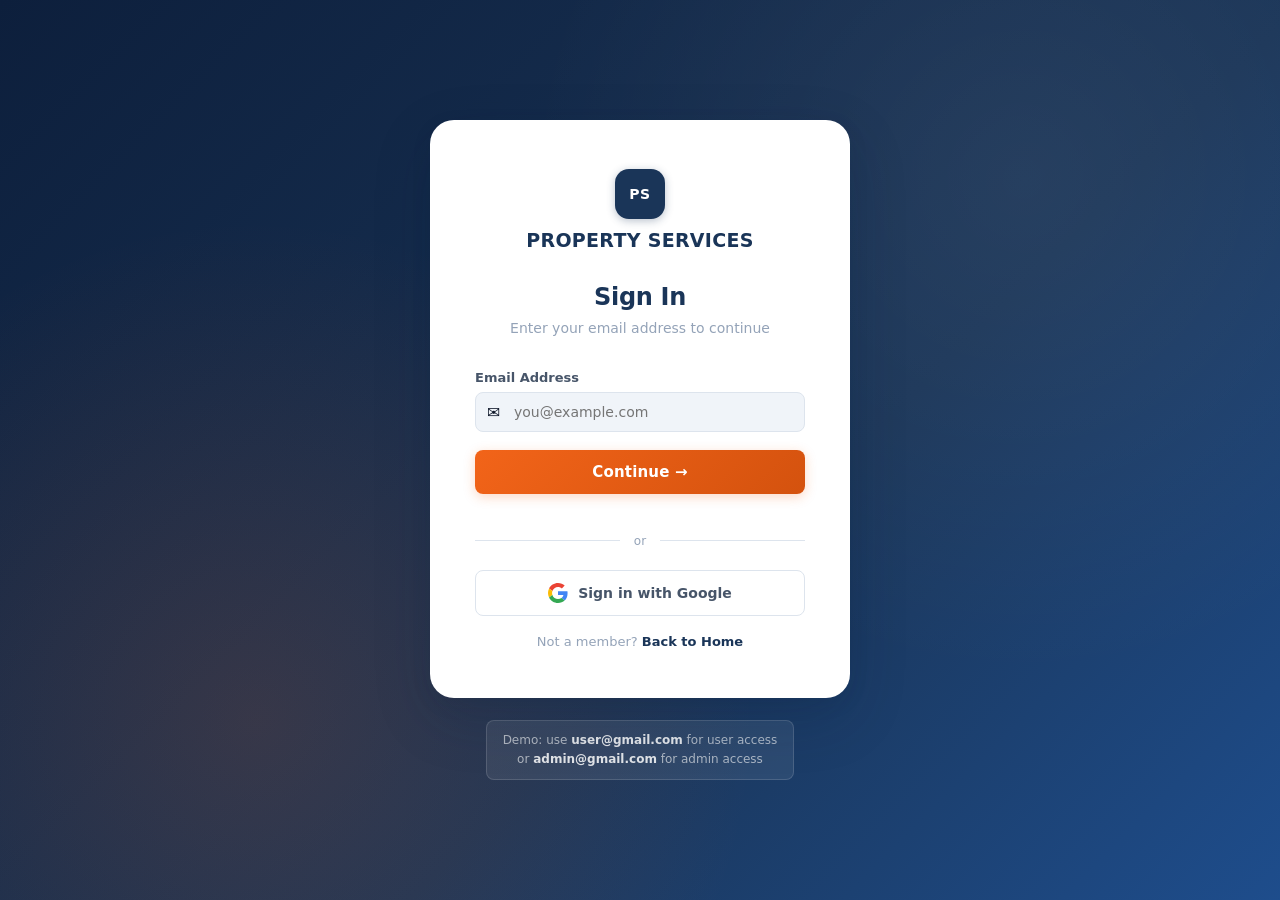
<file: service-apply.html>
<!DOCTYPE html>
<html lang="en">
<head>
  <meta charset="UTF-8">
  <meta name="viewport" content="width=device-width, initial-scale=1.0">
  <link rel="icon" href="data:image/svg+xml,%3Csvg xmlns='http://www.w3.org/2000/svg' viewBox='0 0 32 32'%3E%3Crect width='32' height='32' rx='8' fill='%231a3558'/%3E%3Ctext y='22' x='16' text-anchor='middle' font-family='Segoe UI,Arial,sans-serif' font-weight='800' font-size='14' fill='white'%3EPS%3C/text%3E%3C/svg%3E">
  <title>Apply for Service — Property Services</title>
  <link rel="stylesheet" href="css/style.css">
</head>
<body>
  <div class="app-layout">
    <aside class="sidebar">
      <div class="sidebar-logo">
        <a href="dashboard.html" class="logo-link">
          <div class="logo-icon">PS</div>
          <div class="logo-text">PROPERTY SERVICES</div>
        </a>
      </div>
      <nav class="sidebar-nav">
        <a href="dashboard.html"><span class="nav-icon">🏠</span> Dashboard</a>
        <a href="my-properties.html"><span class="nav-icon">🏗️</span> My Properties</a>
        <a href="service-apply.html" class="active"><span class="nav-icon">📋</span> Apply for Service</a>
        <a href="my-requests.html"><span class="nav-icon">📊</span> My Requests</a>
      </nav>
      <button class="logout-btn" onclick="logout()"><span>🚪</span> Logout</button>
    </aside>

    <main class="main-content">
      <div class="content-header">
        <h1>Apply for Service</h1>
        <div class="user-chip">
          <div class="avatar" id="userAvatar">?</div>
          <span id="userName"></span>
        </div>
      </div>

      <div class="content-body">
        <div class="page-container">

          <!-- Step Indicator -->
          <div class="step-indicator">
            <div class="step-pill active" id="pill1">1. Select Service</div>
            <div class="step-pill" id="pill2">2. Property &amp; Details</div>
            <div class="step-pill" id="pill3">3. Documents</div>
            <div class="step-pill" id="pill4">4. Confirm</div>
          </div>

          <!-- STEP 1: Select Service -->
          <div id="step1">
            <div class="form-card">
              <h3>Select a Service</h3>
              <div class="form-group">
                <label>Service Type *</label>
                <select class="form-input" id="serviceSelect" onchange="onServiceSelect()">
                  <option value="">-- Choose a service --</option>
                  <option>Property Registration</option>
                  <option>Rental Agreement</option>
                  <option>Encumbrance Certificate</option>
                  <option>Property Mutation</option>
                  <option>Property Tax Payment</option>
                  <option>Society NOC</option>
                  <option>Legal Title Verification</option>
                  <option>Property Valuation</option>
                </select>
              </div>
              <div id="svcDesc" style="display:none;" class="service-desc-box"></div>
            </div>
            <div class="form-actions">
              <button class="btn-primary" id="step1Next" onclick="goStep(2)" disabled>Next &rarr;</button>
            </div>
          </div>

          <!-- STEP 2: Property + Details -->
          <div id="step2" style="display:none;">
            <div class="form-card">
              <h3>Select Property</h3>
              <div class="form-group">
                <label>Property *</label>
                <select class="form-input" id="propSelect">
                  <option value="">-- Select property --</option>
                </select>
              </div>
              <p style="font-size:12px;color:#aaa;margin-top:-10px;">
                Don't see your property? <a href="my-properties.html" style="color:#e85d04;">Add it here</a>
              </p>
            </div>
            <div class="form-card" id="detailsCard" style="display:none;">
              <h3>Service Details</h3>
              <div class="form-grid" id="dynamicFields"></div>
            </div>
            <div class="form-actions">
              <button class="btn-outline" onclick="goStep(1)">&larr; Back</button>
              <button class="btn-primary" onclick="goStep(3)">Next &rarr;</button>
            </div>
          </div>

          <!-- STEP 3: Documents -->
          <div id="step3" style="display:none;">
            <div class="form-card">
              <h3>Required Documents</h3>
              <p style="font-size:13px;color:#666;margin-bottom:16px;">
                Please confirm you have the following documents ready for submission. Check each item.
              </p>
              <div class="doc-checklist" id="docChecklist"></div>
            </div>
            <div class="form-actions">
              <button class="btn-outline" onclick="goStep(2)">&larr; Back</button>
              <button class="btn-primary" onclick="goStep(4)">Next &rarr;</button>
            </div>
          </div>

          <!-- STEP 4: Review & Confirm -->
          <div id="step4" style="display:none;">
            <div class="form-card" id="reviewCard"></div>
            <div class="form-actions">
              <button class="btn-outline" onclick="goStep(3)">&larr; Back</button>
              <button class="btn-primary" onclick="submitRequest()">Apply Now ✓</button>
            </div>
          </div>

          <!-- SUCCESS -->
          <div id="successScreen" style="display:none;text-align:center;padding:40px 20px;">
            <div style="font-size:70px;margin-bottom:16px;">🎉</div>
            <h2 style="font-size:24px;color:#1e3a5f;margin-bottom:10px;">Application Submitted!</h2>
            <p style="color:#888;font-size:15px;margin-bottom:6px;">Your service request has been received.</p>
            <p style="color:#888;font-size:13px;margin-bottom:28px;">Reference ID: <strong id="refId"></strong></p>
            <div style="display:flex;gap:12px;justify-content:center;flex-wrap:wrap;">
              <button class="btn-outline" onclick="window.location.href='my-requests.html'">View My Requests</button>
              <button class="btn-primary" onclick="window.location.reload()">Apply for Another</button>
            </div>
          </div>

        </div>
      </div>
    </main>
  </div>

  <script src="js/data.js"></script>
  <script>
    const user = getCurrentUser();
    if (!user || user.role === 'admin') window.location.href = 'auth.html';
    document.getElementById('userAvatar').textContent = initials(user.name || user.email);
    document.getElementById('userName').textContent = user.name || user.email;

    let currentStep = 1;
    let selectedService = '';
    let collectedDetails = {};
    let checkedDocs = [];

    // Pre-fill service if coming from homepage or property view
    const pendingService = localStorage.getItem('ps_pending_service');
    const presetPropId = localStorage.getItem('ps_apply_prop');
    if (pendingService) {
      document.getElementById('serviceSelect').value = pendingService;
      onServiceSelect();
    }

    // Populate property dropdown
    function loadProps() {
      const props = getUserProperties(user.id);
      const sel = document.getElementById('propSelect');
      sel.innerHTML = '<option value="">-- Select property --</option>';
      props.forEach(p => {
        const opt = document.createElement('option');
        opt.value = p.id;
        opt.textContent = p.name + ' (' + p.type + ')';
        if (presetPropId && p.id == presetPropId) opt.selected = true;
        sel.appendChild(opt);
      });
      if (props.length === 0) {
        sel.innerHTML += '<option disabled>No properties — add one first</option>';
      }
    }

    document.getElementById('propSelect').addEventListener('change', function() {
      if (this.value) {
        document.getElementById('detailsCard').style.display = 'block';
      }
    });

    function onServiceSelect() {
      selectedService = document.getElementById('serviceSelect').value;
      const btn = document.getElementById('step1Next');
      const desc = document.getElementById('svcDesc');
      if (selectedService && SERVICES_DATA[selectedService]) {
        btn.disabled = false;
        desc.style.display = 'block';
        desc.textContent = SERVICES_DATA[selectedService].description;
      } else {
        btn.disabled = true;
        desc.style.display = 'none';
      }
    }

    function buildDynamicFields() {
      const svc = SERVICES_DATA[selectedService];
      if (!svc) return;
      const container = document.getElementById('dynamicFields');
      container.innerHTML = svc.fields.map(f => `
        <div class="form-group ${f.name === 'notes' ? 'full' : ''}">
          <label>${f.label}${f.required ? ' *' : ''}</label>
          ${f.type === 'textarea'
            ? `<textarea class="form-input" id="df_${f.name}" placeholder="Enter ${f.label.toLowerCase()}"></textarea>`
            : `<input type="${f.type}" class="form-input" id="df_${f.name}" placeholder="Enter ${f.label.toLowerCase()}">`
          }
        </div>`).join('');
    }

    function buildDocChecklist() {
      const svc = SERVICES_DATA[selectedService];
      if (!svc) return;
      document.getElementById('docChecklist').innerHTML = svc.documents.map((doc, i) => `
        <div class="doc-item">
          <input type="checkbox" class="doc-check" id="doc_${i}" value="${doc.name}">
          <label for="doc_${i}">${doc.name}</label>
          ${doc.required ? '<span class="doc-tag">Required</span>' : '<span style="font-size:11px;color:#aaa;">Optional</span>'}
        </div>`).join('');
    }

    function buildReview() {
      const propId = document.getElementById('propSelect').value;
      const prop = getPropertyById(propId);
      const svc = SERVICES_DATA[selectedService];

      // Collect details
      collectedDetails = {};
      svc.fields.forEach(f => {
        const el = document.getElementById('df_' + f.name);
        if (el) collectedDetails[f.name] = el.value;
      });

      // Collect checked docs
      checkedDocs = [];
      document.querySelectorAll('#docChecklist .doc-check:checked').forEach(cb => {
        checkedDocs.push(cb.value);
      });

      document.getElementById('reviewCard').innerHTML = `
        <h3>Review Your Application</h3>
        <div style="display:flex;flex-direction:column;gap:14px;">
          <div style="background:#f0f4ff;border-radius:6px;padding:16px;">
            <div style="font-size:11px;color:#888;text-transform:uppercase;letter-spacing:0.8px;margin-bottom:6px;">Service</div>
            <div style="font-size:16px;font-weight:600;color:#1e3a5f;">${selectedService}</div>
          </div>
          <div style="background:#f0f4ff;border-radius:6px;padding:16px;">
            <div style="font-size:11px;color:#888;text-transform:uppercase;letter-spacing:0.8px;margin-bottom:6px;">Property</div>
            <div style="font-size:15px;font-weight:600;color:#1e3a5f;">${prop ? prop.name : 'Not selected'}</div>
            <div style="font-size:13px;color:#888;">${prop ? prop.address : ''}</div>
          </div>
          <div style="background:#f0f4ff;border-radius:6px;padding:16px;">
            <div style="font-size:11px;color:#888;text-transform:uppercase;letter-spacing:0.8px;margin-bottom:10px;">Service Details</div>
            <div style="display:grid;grid-template-columns:repeat(auto-fit,minmax(160px,1fr));gap:10px;">
              ${Object.entries(collectedDetails).filter(([,v]) => v).map(([k,v]) => {
                const field = svc.fields.find(f => f.name === k);
                return `<div><div style="font-size:11px;color:#aaa;">${field ? field.label : k}</div><div style="font-size:13px;font-weight:500;">${v}</div></div>`;
              }).join('')}
            </div>
          </div>
          ${checkedDocs.length > 0 ? `
          <div style="background:#f0f4ff;border-radius:6px;padding:16px;">
            <div style="font-size:11px;color:#888;text-transform:uppercase;letter-spacing:0.8px;margin-bottom:10px;">Documents Confirmed (${checkedDocs.length})</div>
            <div style="display:flex;flex-direction:column;gap:6px;">
              ${checkedDocs.map(d => `<div style="font-size:13px;color:#333;">✓ ${d}</div>`).join('')}
            </div>
          </div>` : ''}
        </div>`;
    }

    function goStep(n) {
      if (n === 2) {
        selectedService = document.getElementById('serviceSelect').value;
        if (!selectedService) { alert('Please select a service.'); return; }
        loadProps();
        buildDynamicFields();
        if (presetPropId) { document.getElementById('detailsCard').style.display = 'block'; }
      }
      if (n === 3) {
        if (!document.getElementById('propSelect').value) { alert('Please select a property.'); return; }
        buildDocChecklist();
      }
      if (n === 4) { buildReview(); }

      for (let i = 1; i <= 4; i++) {
        const el = document.getElementById('step' + i);
        if (el) el.style.display = i === n ? 'block' : 'none';
        const pill = document.getElementById('pill' + i);
        if (pill) {
          pill.className = 'step-pill';
          if (i === n) pill.classList.add('active');
          else if (i < n) pill.classList.add('done');
        }
      }
      currentStep = n;
    }

    function submitRequest() {
      const propId = parseInt(document.getElementById('propSelect').value);
      if (!propId) { alert('Please select a property.'); return; }
      const req = addServiceRequest({
        userId: user.id,
        propertyId: propId,
        serviceType: selectedService,
        details: collectedDetails,
        documents: checkedDocs
      });
      localStorage.removeItem('ps_pending_service');
      localStorage.removeItem('ps_apply_prop');
      // Hide all steps, show success
      for (let i = 1; i <= 4; i++) {
        const el = document.getElementById('step' + i);
        if (el) el.style.display = 'none';
      }
      document.getElementById('step-indicator') && (document.getElementById('step-indicator').style.display = 'none');
      document.getElementById('successScreen').style.display = 'block';
      document.getElementById('refId').textContent = 'PS-' + String(req.id).padStart(4, '0');
    }
  </script>
</body>
</html>
</file>
<file: css/style.css>
/* ===== DESIGN TOKENS ===== */
:root {
  --navy: #1a3558;
  --navy-dark: #0d1f3c;
  --navy-mid: #1e4080;
  --navy-light: #2d5fa0;
  --orange: #f26419;
  --orange-dark: #d4520e;
  --orange-glow: rgba(242,100,25,0.25);
  --bg: #f0f4f9;
  --surface: #ffffff;
  --text: #0f172a;
  --text-2: #475569;
  --text-3: #94a3b8;
  --border: #dde4ed;
  --s-sm: 0 1px 4px rgba(13,31,60,0.07), 0 1px 2px rgba(13,31,60,0.04);
  --s-md: 0 4px 16px rgba(13,31,60,0.09), 0 2px 6px rgba(13,31,60,0.05);
  --s-lg: 0 8px 32px rgba(13,31,60,0.12), 0 3px 10px rgba(13,31,60,0.07);
  --s-xl: 0 20px 60px rgba(13,31,60,0.16), 0 6px 20px rgba(13,31,60,0.09);
  --r: 12px;
  --r-sm: 8px;
  --r-lg: 18px;
  --r-xl: 24px;
  --t: 0.22s ease;
}

/* ===== RESET ===== */
*, *::before, *::after { margin: 0; padding: 0; box-sizing: border-box; }
body { font-family: 'Segoe UI', system-ui, -apple-system, sans-serif; color: var(--text); background: var(--bg); min-height: 100vh; -webkit-font-smoothing: antialiased; }
a { text-decoration: none; }
button { cursor: pointer; border: none; outline: none; font-family: inherit; transition: all var(--t); }
input, select, textarea { font-family: inherit; }

/* ===== HEADER ===== */
.header {
  background: rgba(255,255,255,0.96);
  backdrop-filter: blur(12px);
  -webkit-backdrop-filter: blur(12px);
  padding: 0 48px;
  height: 66px;
  display: flex;
  justify-content: space-between;
  align-items: center;
  box-shadow: 0 1px 0 var(--border), var(--s-sm);
  position: sticky;
  top: 0;
  z-index: 100;
}

.logo { display: flex; align-items: center; gap: 12px; }
.logo-icon {
  width: 42px; height: 42px;
  background: var(--navy);
  border-radius: 10px;
  display: flex; align-items: center; justify-content: center;
  font-weight: 800; color: white; font-size: 13px;
  letter-spacing: 0.5px;
  box-shadow: 0 2px 8px rgba(26,53,88,0.3);
}
.logo-text { font-size: 17px; font-weight: 700; color: var(--navy); letter-spacing: 0.3px; }
.logo-link { display: flex; align-items: center; gap: 12px; }

.nav { display: flex; gap: 32px; align-items: center; }
.nav a { color: var(--text-2); font-size: 14px; font-weight: 500; transition: color var(--t); position: relative; }
.nav a::after { content: ''; position: absolute; bottom: -4px; left: 0; width: 0; height: 2px; background: var(--orange); border-radius: 2px; transition: width var(--t); }
.nav a:hover { color: var(--navy); }
.nav a:hover::after { width: 100%; }

.login-btn {
  background: var(--navy);
  color: white;
  padding: 9px 22px;
  border-radius: 8px;
  font-size: 14px;
  font-weight: 600;
  letter-spacing: 0.2px;
  transition: all var(--t);
  box-shadow: 0 2px 8px rgba(26,53,88,0.25);
}
.login-btn:hover { background: var(--navy-mid); transform: translateY(-1px); box-shadow: 0 4px 14px rgba(26,53,88,0.3); }

/* ===== HERO ===== */
.hero {
  background: linear-gradient(135deg, var(--navy-dark) 0%, var(--navy) 50%, #1e4d8c 100%);
  padding: 76px 48px 130px;
  color: white;
  position: relative;
  overflow: hidden;
}
.hero::before {
  content: '';
  position: absolute; inset: 0;
  background-image: radial-gradient(circle at 15% 85%, rgba(242,100,25,0.15) 0%, transparent 45%),
                    radial-gradient(circle at 85% 20%, rgba(255,255,255,0.06) 0%, transparent 40%),
                    radial-gradient(circle at 50% 50%, rgba(37,86,160,0.3) 0%, transparent 60%);
  pointer-events: none;
}
.hero::after {
  content: '';
  position: absolute; inset: 0;
  background-image: url("data:image/svg+xml,%3Csvg width='40' height='40' xmlns='http://www.w3.org/2000/svg'%3E%3Ccircle cx='1' cy='1' r='1' fill='rgba(255,255,255,0.06)'/%3E%3C/svg%3E");
  pointer-events: none;
}

.hero-content { position: relative; z-index: 1; }
.hero-tag {
  display: inline-flex; align-items: center; gap: 8px;
  font-size: 13px; opacity: 0.8; margin-bottom: 16px;
  background: rgba(255,255,255,0.1); padding: 5px 14px;
  border-radius: 20px; border: 1px solid rgba(255,255,255,0.15);
  backdrop-filter: blur(4px);
}
.hero-title { font-size: 52px; font-weight: 800; line-height: 1.15; margin-bottom: 14px; letter-spacing: -0.5px; }
.hero-title span { color: var(--orange); }
.hero-sub { font-size: 17px; opacity: 0.72; margin-bottom: 28px; max-width: 520px; line-height: 1.6; }

/* Service Tabs */
.service-tabs { display: flex; margin-top: 44px; gap: 2px; position: relative; z-index: 1; }
.tab-btn {
  background: transparent; color: rgba(255,255,255,0.65);
  padding: 11px 20px; font-size: 14px; font-weight: 500;
  border-radius: 8px 8px 0 0; transition: all var(--t);
  border-bottom: 3px solid transparent;
}
.tab-btn:hover { color: white; background: rgba(255,255,255,0.08); }
.tab-btn.active { color: white; background: rgba(255,255,255,0.1); border-bottom-color: var(--orange); font-weight: 600; }

/* ===== SERVICE CARD (floats over hero) ===== */
.service-card-wrapper {
  display: flex; justify-content: center;
  margin-top: -56px; padding: 0 48px; position: relative; z-index: 20;
}
.service-card {
  background: var(--surface);
  border-radius: var(--r-lg);
  padding: 36px 40px;
  box-shadow: var(--s-xl);
  width: 100%; max-width: 920px;
  border: 1px solid rgba(255,255,255,0.8);
}
.service-card-head { margin-bottom: 20px; }
.service-card-head h3 { font-size: 15px; color: var(--navy); font-weight: 700; margin-bottom: 3px; }
.service-card-head p { font-size: 13px; color: var(--text-3); }
.service-row { display: flex; align-items: center; gap: 14px; flex-wrap: wrap; }
.service-row label { font-size: 15px; color: var(--text-2); white-space: nowrap; font-weight: 500; }

.select-dropdown {
  flex: 1; min-width: 220px; padding: 11px 38px 11px 14px;
  border: 1.5px solid var(--border); border-radius: var(--r-sm);
  font-size: 14px; color: var(--text); background: var(--bg);
  appearance: none;
  background-image: url("data:image/svg+xml,%3Csvg xmlns='http://www.w3.org/2000/svg' width='12' height='7' viewBox='0 0 12 7'%3E%3Cpath fill='%2394a3b8' d='M1 1l5 5 5-5'/%3E%3C/svg%3E");
  background-repeat: no-repeat; background-position: right 13px center; cursor: pointer;
  transition: all var(--t);
}
.select-dropdown:focus { border-color: var(--navy); outline: none; background-color: white; box-shadow: 0 0 0 3px rgba(26,53,88,0.08); }

.service-desc-box {
  margin-top: 14px; font-size: 13px; color: var(--text-2);
  padding: 12px 16px; background: linear-gradient(135deg, #f0f5ff, #f8faff);
  border-radius: 8px; border-left: 3px solid var(--navy); display: none;
  line-height: 1.6;
}

/* ===== BUTTONS ===== */
.btn-primary {
  background: linear-gradient(135deg, var(--orange) 0%, var(--orange-dark) 100%);
  color: white; padding: 11px 28px;
  border-radius: var(--r-sm); font-size: 14px; font-weight: 600;
  box-shadow: 0 3px 12px var(--orange-glow);
  transition: all var(--t);
  letter-spacing: 0.2px;
}
.btn-primary:hover { transform: translateY(-2px); box-shadow: 0 6px 20px var(--orange-glow); filter: brightness(1.05); }
.btn-primary:active { transform: translateY(0); }
.btn-primary:disabled { background: #cbd5e1; box-shadow: none; cursor: not-allowed; transform: none; filter: none; }

.btn-outline {
  background: white; color: var(--navy);
  border: 1.5px solid var(--border); padding: 10px 24px;
  border-radius: var(--r-sm); font-size: 14px; font-weight: 600;
  transition: all var(--t);
}
.btn-outline:hover { border-color: var(--navy); background: #f0f5ff; }

.btn-full { width: 100%; padding: 13px; font-size: 15px; font-weight: 600; border-radius: var(--r-sm); text-align: center; }

/* ===== INFO SECTION ===== */
.info-section { padding: 70px 48px; max-width: 1140px; margin: 0 auto; }
.section-title { font-size: 30px; font-weight: 800; color: var(--navy); margin-bottom: 8px; letter-spacing: -0.3px; }
.section-sub { color: var(--text-3); font-size: 15px; margin-bottom: 44px; }

.services-grid { display: grid; grid-template-columns: repeat(auto-fit, minmax(170px, 1fr)); gap: 16px; }
.service-item {
  background: var(--surface);
  border-radius: var(--r);
  padding: 26px 18px; text-align: center;
  box-shadow: var(--s-sm);
  border: 1px solid var(--border);
  cursor: pointer; transition: all var(--t);
}
.service-item:hover { transform: translateY(-4px); box-shadow: var(--s-lg); border-color: rgba(26,53,88,0.15); }
.service-item:hover .si-icon { transform: scale(1.1); }
.si-icon-wrap {
  width: 60px; height: 60px; border-radius: 16px;
  background: linear-gradient(135deg, #e8f0ff 0%, #f0f5ff 100%);
  display: flex; align-items: center; justify-content: center;
  margin: 0 auto 14px; transition: all var(--t);
}
.service-item:hover .si-icon-wrap { background: linear-gradient(135deg, var(--navy), var(--navy-mid)); }
.si-icon { font-size: 28px; transition: transform var(--t); }
.service-item:hover .si-icon { filter: brightness(0) invert(1); }
.service-item h4 { font-size: 13px; color: var(--navy); font-weight: 600; line-height: 1.4; }

/* ===== WHY SECTION ===== */
.why-section {
  background: linear-gradient(135deg, var(--navy-dark), var(--navy));
  color: white; padding: 70px 48px; text-align: center; position: relative; overflow: hidden;
}
.why-section::before {
  content: ''; position: absolute; inset: 0;
  background: radial-gradient(circle at 80% 20%, rgba(242,100,25,0.12) 0%, transparent 50%);
}
.why-section .section-title { color: white; }
.why-section .section-sub { opacity: 0.65; }
.why-grid { display: grid; grid-template-columns: repeat(auto-fit, minmax(210px, 1fr)); gap: 24px; max-width: 920px; margin: 0 auto; position: relative; }
.why-item {
  background: rgba(255,255,255,0.07);
  border: 1px solid rgba(255,255,255,0.12);
  border-radius: var(--r);
  padding: 28px 22px;
  backdrop-filter: blur(6px);
  transition: all var(--t);
}
.why-item:hover { background: rgba(255,255,255,0.12); transform: translateY(-3px); }
.why-icon { font-size: 32px; margin-bottom: 14px; display: block; }
.why-item h4 { font-size: 16px; font-weight: 700; margin-bottom: 8px; }
.why-item p { font-size: 13px; opacity: 0.7; line-height: 1.6; }

/* ===== FOOTER ===== */
.site-footer { background: var(--navy-dark); color: white; padding: 60px 48px 0; }
.footer-inner { display: grid; grid-template-columns: 1.8fr 1fr 1fr; gap: 48px; padding-bottom: 48px; }
.footer-brand p { font-size: 14px; opacity: 0.6; margin-top: 14px; line-height: 1.7; max-width: 260px; }
.footer-brand .logo-icon { border-color: rgba(255,255,255,0.4); color: white; }
.footer-brand .logo-text { color: white; }
.footer-col h4 { font-size: 13px; font-weight: 700; text-transform: uppercase; letter-spacing: 1px; opacity: 0.5; margin-bottom: 16px; }
.footer-col ul { list-style: none; display: flex; flex-direction: column; gap: 10px; }
.footer-col ul li a { font-size: 14px; color: rgba(255,255,255,0.7); transition: color var(--t); }
.footer-col ul li a:hover { color: white; }
.footer-bottom { border-top: 1px solid rgba(255,255,255,0.1); padding: 20px 0; display: flex; justify-content: space-between; align-items: center; flex-wrap: wrap; gap: 12px; }
.footer-bottom p { font-size: 13px; opacity: 0.45; }
.footer-bottom-links { display: flex; gap: 20px; }
.footer-bottom-links a { font-size: 13px; color: rgba(255,255,255,0.45); transition: color var(--t); }
.footer-bottom-links a:hover { color: rgba(255,255,255,0.8); }

/* ===== AUTH ===== */
.auth-container {
  min-height: 100vh; display: flex; align-items: center; justify-content: center;
  padding: 20px;
  background: linear-gradient(135deg, var(--navy-dark) 0%, var(--navy) 60%, #1e4d8c 100%);
  position: relative; overflow: hidden;
}
.auth-container::before {
  content: ''; position: absolute; inset: 0;
  background: radial-gradient(circle at 20% 80%, rgba(242,100,25,0.15) 0%, transparent 40%),
              radial-gradient(circle at 80% 20%, rgba(255,255,255,0.06) 0%, transparent 40%);
}
.auth-card {
  background: var(--surface); border-radius: var(--r-xl);
  padding: 48px 44px; width: 100%; max-width: 420px;
  box-shadow: var(--s-xl); position: relative; z-index: 1;
  border: 1px solid rgba(255,255,255,0.1);
}
.auth-logo { text-align: center; margin-bottom: 32px; }
.auth-logo .logo-icon { margin: 0 auto 10px; width: 50px; height: 50px; border-radius: 14px; font-size: 14px; }
.auth-logo .logo-text { font-size: 19px; color: var(--navy); }
.auth-card h2 { font-size: 24px; font-weight: 800; color: var(--navy); margin-bottom: 6px; text-align: center; letter-spacing: -0.3px; }
.auth-card .subtitle { text-align: center; color: var(--text-3); font-size: 14px; margin-bottom: 30px; line-height: 1.6; }

/* Forms */
.form-group { margin-bottom: 18px; }
.form-group label { display: block; font-size: 13px; font-weight: 600; color: var(--text-2); margin-bottom: 7px; }
.form-input {
  width: 100%; padding: 11px 14px;
  border: 1.5px solid var(--border); border-radius: var(--r-sm);
  font-size: 14px; color: var(--text); background: var(--bg);
  transition: all var(--t);
}
.form-input:focus { border-color: var(--navy); outline: none; background: white; box-shadow: 0 0 0 3px rgba(26,53,88,0.08); }
select.form-input { appearance: none; background-image: url("data:image/svg+xml,%3Csvg xmlns='http://www.w3.org/2000/svg' width='12' height='7' viewBox='0 0 12 7'%3E%3Cpath fill='%2394a3b8' d='M1 1l5 5 5-5'/%3E%3C/svg%3E"); background-repeat: no-repeat; background-position: right 13px center; }
textarea.form-input { resize: vertical; min-height: 90px; }

.email-input-wrap { position: relative; }
.email-input-wrap .email-icon { position: absolute; left: 12px; top: 50%; transform: translateY(-50%); font-size: 16px; }
.email-input-wrap .form-input { padding-left: 38px; }

.divider { display: flex; align-items: center; gap: 14px; margin: 22px 0; }
.divider::before, .divider::after { content: ''; flex: 1; height: 1px; background: var(--border); }
.divider span { font-size: 12px; color: var(--text-3); font-weight: 500; }

.google-btn {
  display: flex; align-items: center; justify-content: center; gap: 10px;
  width: 100%; padding: 12px;
  border: 1.5px solid var(--border); border-radius: var(--r-sm);
  background: white; font-size: 14px; font-weight: 600; color: var(--text-2); cursor: pointer;
  transition: all var(--t);
}
.google-btn:hover { background: var(--bg); border-color: #ccc; box-shadow: var(--s-sm); }

/* OTP */
.otp-wrap { display: flex; gap: 10px; justify-content: center; margin: 22px 0; }
.otp-box {
  width: 50px; height: 56px; text-align: center; font-size: 24px; font-weight: 700;
  border: 1.5px solid var(--border); border-radius: var(--r-sm); color: var(--navy);
  background: var(--bg); transition: all var(--t);
}
.otp-box:focus { border-color: var(--navy); outline: none; background: white; box-shadow: 0 0 0 3px rgba(26,53,88,0.08); }
.resend-txt { text-align: center; margin-top: 14px; font-size: 13px; color: var(--text-3); }
.resend-txt a { color: var(--orange); font-weight: 600; }

/* ===== APP LAYOUT ===== */
.app-layout { display: flex; min-height: 100vh; }

.sidebar {
  width: 250px; flex-shrink: 0;
  background: linear-gradient(180deg, var(--navy-dark) 0%, #122844 100%);
  color: white; padding: 0;
  display: flex; flex-direction: column;
  box-shadow: 2px 0 16px rgba(0,0,0,0.15);
  position: sticky; top: 0; height: 100vh; overflow-y: auto;
}
.sidebar-logo {
  padding: 22px 20px 18px;
  border-bottom: 1px solid rgba(255,255,255,0.07);
  margin-bottom: 8px;
}
.sidebar-logo .logo-icon { border-radius: 10px; font-size: 12px; }
.sidebar-logo .logo-text { color: rgba(255,255,255,0.9); font-size: 13px; font-weight: 700; }
.sidebar-logo a { display: flex; align-items: center; gap: 11px; }

.sidebar-nav { padding: 8px 12px; flex: 1; }
.sidebar-nav a {
  display: flex; align-items: center; gap: 11px;
  padding: 11px 14px; border-radius: var(--r-sm);
  color: rgba(255,255,255,0.6); font-size: 14px; font-weight: 500;
  transition: all var(--t); margin-bottom: 3px;
}
.sidebar-nav a:hover { color: white; background: rgba(255,255,255,0.07); }
.sidebar-nav a.active { color: white; background: rgba(255,255,255,0.1); box-shadow: inset 3px 0 0 var(--orange); font-weight: 600; }
.nav-icon { font-size: 17px; width: 20px; text-align: center; }

.sidebar-bottom { padding: 12px; border-top: 1px solid rgba(255,255,255,0.07); }
.logout-btn {
  background: transparent; color: rgba(255,255,255,0.5);
  padding: 11px 14px; font-size: 14px;
  display: flex; align-items: center; gap: 11px; width: 100%;
  border-radius: var(--r-sm); transition: all var(--t);
}
.logout-btn:hover { color: white; background: rgba(255,255,255,0.06); }

.main-content { flex: 1; overflow-y: auto; min-width: 0; }
.content-header {
  background: rgba(255,255,255,0.96);
  backdrop-filter: blur(10px);
  padding: 18px 36px;
  border-bottom: 1px solid var(--border);
  display: flex; justify-content: space-between; align-items: center;
  position: sticky; top: 0; z-index: 50;
}
.content-header h1 { font-size: 20px; color: var(--navy); font-weight: 800; letter-spacing: -0.3px; }
.user-chip { display: flex; align-items: center; gap: 10px; font-size: 14px; color: var(--text-2); }
.avatar {
  width: 36px; height: 36px; border-radius: 10px;
  background: linear-gradient(135deg, var(--navy), var(--navy-mid));
  color: white; display: flex; align-items: center; justify-content: center;
  font-weight: 700; font-size: 13px; box-shadow: 0 2px 6px rgba(26,53,88,0.2);
}
.content-body { padding: 30px 36px; }

/* Dashboard Cards */
.card-grid { display: grid; grid-template-columns: repeat(auto-fit, minmax(240px, 1fr)); gap: 18px; margin-bottom: 32px; }
.dash-card {
  background: var(--surface); border-radius: var(--r);
  padding: 26px; box-shadow: var(--s-sm); border: 1px solid var(--border);
  cursor: pointer; transition: all var(--t); position: relative; overflow: hidden;
}
.dash-card::before { content: ''; position: absolute; top: 0; left: 0; right: 0; height: 3px; background: linear-gradient(90deg, var(--navy), var(--navy-light)); }
.dash-card:hover { transform: translateY(-3px); box-shadow: var(--s-lg); border-color: rgba(26,53,88,0.1); }
.card-icon { font-size: 36px; margin-bottom: 14px; display: block; }
.dash-card h3 { font-size: 16px; color: var(--navy); font-weight: 700; margin-bottom: 5px; }
.dash-card p { font-size: 13px; color: var(--text-3); margin-bottom: 14px; line-height: 1.5; }
.card-count { font-size: 32px; font-weight: 800; color: var(--navy); }
.dash-card-accent::before { background: linear-gradient(90deg, var(--orange), #f59e0b); }

/* Section headers */
.section-header { display: flex; justify-content: space-between; align-items: center; margin-bottom: 16px; }
.section-header h2 { font-size: 17px; color: var(--navy); font-weight: 700; }
.view-all-link { font-size: 13px; color: var(--orange); font-weight: 600; transition: opacity var(--t); }
.view-all-link:hover { opacity: 0.8; }

/* Property cards */
.property-list { display: grid; grid-template-columns: repeat(auto-fill, minmax(270px, 1fr)); gap: 16px; }
.property-card {
  background: var(--surface); border-radius: var(--r);
  padding: 22px; box-shadow: var(--s-sm); border: 1px solid var(--border);
  cursor: pointer; transition: all var(--t);
  border-top: 3px solid var(--navy);
}
.property-card:hover { transform: translateY(-3px); box-shadow: var(--s-lg); }
.prop-type { font-size: 11px; text-transform: uppercase; letter-spacing: 1px; color: var(--orange); font-weight: 700; margin-bottom: 7px; }
.property-card h4 { font-size: 16px; color: var(--navy); font-weight: 700; margin-bottom: 5px; }
.prop-address { font-size: 13px; color: var(--text-3); margin-bottom: 14px; line-height: 1.5; }
.prop-meta { display: flex; gap: 12px; font-size: 12px; color: var(--text-3); flex-wrap: wrap; }
.prop-meta span { display: flex; align-items: center; gap: 4px; }

/* ===== FORMS / PAGE ===== */
.page-container { max-width: 800px; margin: 0 auto; }
.page-title { font-size: 22px; color: var(--navy); font-weight: 800; margin-bottom: 5px; letter-spacing: -0.3px; }
.page-subtitle { font-size: 14px; color: var(--text-3); margin-bottom: 26px; line-height: 1.6; }
.form-card {
  background: var(--surface); border-radius: var(--r);
  padding: 26px; box-shadow: var(--s-sm); border: 1px solid var(--border); margin-bottom: 18px;
}
.form-card h3 {
  font-size: 15px; color: var(--navy); font-weight: 700; margin-bottom: 18px;
  padding-bottom: 14px; border-bottom: 1px solid var(--border);
  display: flex; align-items: center; gap: 8px;
}
.form-grid { display: grid; grid-template-columns: repeat(auto-fit, minmax(200px, 1fr)); gap: 14px; }
.form-group.full { grid-column: 1 / -1; }
.form-actions { display: flex; gap: 12px; justify-content: flex-end; margin-top: 22px; }

/* Step indicator */
.step-indicator { display: flex; margin-bottom: 26px; border-radius: var(--r-sm); overflow: hidden; border: 1px solid var(--border); background: var(--surface); }
.step-pill { flex: 1; padding: 11px 6px; text-align: center; font-size: 13px; background: transparent; color: var(--text-3); border-right: 1px solid var(--border); transition: all var(--t); }
.step-pill:last-child { border-right: none; }
.step-pill.active { background: var(--navy); color: white; font-weight: 700; }
.step-pill.done { background: #ecfdf5; color: #059669; font-weight: 600; }

/* ===== PROGRESS TRACKER ===== */
.progress-tracker { display: flex; justify-content: space-between; align-items: flex-start; position: relative; margin: 24px 0; padding: 0 20px; }
.tracker-line-bg { position: absolute; top: 22px; left: 40px; right: 40px; height: 3px; background: var(--border); z-index: 0; border-radius: 2px; }
.tracker-line-fill { position: absolute; top: 22px; left: 40px; height: 3px; background: linear-gradient(90deg, var(--navy), var(--navy-light)); z-index: 1; transition: width 0.5s; border-radius: 2px; }
.tracker-step { display: flex; flex-direction: column; align-items: center; gap: 8px; z-index: 2; flex: 1; }
.step-circle {
  width: 44px; height: 44px; border-radius: 50%;
  background: var(--border); display: flex; align-items: center; justify-content: center;
  font-size: 18px; transition: all 0.3s; border: 3px solid transparent;
}
.step-circle.done { background: var(--navy); box-shadow: 0 2px 10px rgba(26,53,88,0.25); }
.step-circle.active { background: var(--orange); border-color: rgba(242,100,25,0.2); box-shadow: 0 0 0 6px rgba(242,100,25,0.12); }
.step-label { font-size: 12px; color: var(--text-3); text-align: center; font-weight: 500; max-width: 76px; line-height: 1.3; }
.step-label.done, .step-label.active { color: var(--navy); font-weight: 700; }
.step-date { font-size: 11px; color: var(--text-3); text-align: center; }

/* Status badges */
.status-badge { display: inline-flex; align-items: center; gap: 5px; padding: 4px 12px; border-radius: 20px; font-size: 12px; font-weight: 600; }
.status-badge::before { content: ''; width: 6px; height: 6px; border-radius: 50%; background: currentColor; opacity: 0.7; }
.status-requested { background: #fef9e7; color: #b7791f; border: 1px solid #fde68a; }
.status-started { background: #eff6ff; color: #1d4ed8; border: 1px solid #bfdbfe; }
.status-in_progress { background: #f5f3ff; color: #6d28d9; border: 1px solid #ddd6fe; }
.status-completed { background: #ecfdf5; color: #047857; border: 1px solid #a7f3d0; }

/* ===== TABLE ===== */
.data-table { width: 100%; border-collapse: collapse; background: var(--surface); border-radius: var(--r); overflow: hidden; box-shadow: var(--s-sm); border: 1px solid var(--border); }
.data-table th { background: var(--navy); color: white; padding: 14px 16px; text-align: left; font-size: 12px; font-weight: 700; text-transform: uppercase; letter-spacing: 0.6px; }
.data-table td { padding: 14px 16px; border-bottom: 1px solid var(--border); font-size: 13px; color: var(--text-2); vertical-align: middle; }
.data-table tr:last-child td { border-bottom: none; }
.data-table tbody tr:hover td { background: #f8faff; }

/* Documents */
.doc-checklist { display: flex; flex-direction: column; gap: 8px; }
.doc-item {
  display: flex; align-items: center; gap: 12px; padding: 13px 16px;
  background: var(--bg); border-radius: var(--r-sm); border: 1.5px solid var(--border);
  transition: all var(--t); cursor: pointer;
}
.doc-item:hover { border-color: rgba(26,53,88,0.2); background: white; }
.doc-check { width: 17px; height: 17px; accent-color: var(--navy); flex-shrink: 0; cursor: pointer; }
.doc-item label { flex: 1; font-size: 14px; color: var(--text); cursor: pointer; font-weight: 500; }
.doc-tag { font-size: 11px; color: var(--orange); font-weight: 700; padding: 2px 8px; border: 1px solid rgba(242,100,25,0.3); border-radius: 10px; background: rgba(242,100,25,0.06); }

/* Request cards */
.request-card {
  background: var(--surface); border-radius: var(--r);
  padding: 18px 22px; margin-bottom: 10px;
  box-shadow: var(--s-sm); border: 1px solid var(--border);
  display: flex; justify-content: space-between; align-items: center;
  cursor: pointer; transition: all var(--t);
}
.request-card:hover { box-shadow: var(--s-md); transform: translateX(3px); border-left: 3px solid var(--navy); }
.request-info h4 { font-size: 15px; color: var(--navy); margin-bottom: 4px; font-weight: 700; }
.request-info p { font-size: 13px; color: var(--text-3); }

/* History timeline */
.history-list { border-left: 2px solid var(--border); margin-left: 10px; padding-left: 20px; }
.history-item { position: relative; margin-bottom: 18px; }
.history-item::before { content: ''; position: absolute; left: -26px; top: 5px; width: 10px; height: 10px; border-radius: 50%; background: var(--navy); border: 2px solid white; box-shadow: 0 0 0 2px var(--navy); }
.history-item h5 { font-size: 14px; color: var(--navy); font-weight: 700; margin-bottom: 3px; }
.history-item p { font-size: 13px; color: var(--text-2); line-height: 1.5; }
.history-item .h-date { font-size: 11px; color: var(--text-3); margin-top: 3px; display: block; }

/* Alerts */
.alert { padding: 13px 16px; border-radius: var(--r-sm); font-size: 14px; margin-bottom: 18px; line-height: 1.5; }
.alert-success { background: #ecfdf5; color: #047857; border: 1px solid #a7f3d0; }
.alert-info { background: #eff6ff; color: #1d4ed8; border: 1px solid #bfdbfe; }
.alert-error { background: #fef2f2; color: #b91c1c; border: 1px solid #fecaca; }

/* Empty state */
.empty-state { text-align: center; padding: 60px 20px; color: var(--text-3); }
.empty-icon { font-size: 52px; margin-bottom: 16px; opacity: 0.35; display: block; }
.empty-state h3 { font-size: 18px; color: var(--text-2); margin-bottom: 7px; font-weight: 700; }
.empty-state p { font-size: 14px; margin-bottom: 20px; line-height: 1.6; }

/* Modal */
.modal-overlay { display:none; position:fixed; inset:0; background:rgba(13,31,60,0.6); z-index:200; align-items:center; justify-content:center; backdrop-filter:blur(4px); }
.modal-overlay.open { display:flex; }
.modal-box { background:var(--surface); border-radius:var(--r-lg); padding:36px; width:100%; max-width:640px; max-height:90vh; overflow-y:auto; box-shadow:var(--s-xl); }
.modal-close { float:right; background:none; font-size:18px; color:var(--text-3); width:30px; height:30px; border-radius:6px; display:flex; align-items:center; justify-content:center; }
.modal-close:hover { background:var(--bg); color:var(--text); }

/* About/Contact page */
.page-hero { background: linear-gradient(135deg, var(--navy-dark), var(--navy)); color: white; padding: 80px 48px; text-align: center; }
.page-hero h1 { font-size: 42px; font-weight: 800; margin-bottom: 14px; }
.page-hero p { font-size: 18px; opacity: 0.75; max-width: 580px; margin: 0 auto; line-height: 1.7; }
.content-section { padding: 70px 48px; max-width: 1100px; margin: 0 auto; }
.content-section.alt { background: #f8fbff; }
.team-grid { display: grid; grid-template-columns: repeat(auto-fit, minmax(200px, 1fr)); gap: 24px; margin-top: 36px; }
.team-card { background: var(--surface); border-radius: var(--r); padding: 28px 20px; text-align: center; box-shadow: var(--s-sm); border: 1px solid var(--border); }
.team-avatar { width: 68px; height: 68px; border-radius: 50%; background: linear-gradient(135deg, var(--navy), var(--navy-mid)); color: white; display: flex; align-items: center; justify-content: center; font-size: 22px; font-weight: 800; margin: 0 auto 14px; }
.team-card h4 { font-size: 16px; color: var(--navy); font-weight: 700; margin-bottom: 5px; }
.team-card p { font-size: 13px; color: var(--text-3); }
.contact-grid { display: grid; grid-template-columns: 1fr 1fr; gap: 40px; margin-top: 36px; }
.contact-info-item { display: flex; gap: 16px; align-items: flex-start; margin-bottom: 24px; }
.ci-icon { width: 44px; height: 44px; border-radius: 12px; background: linear-gradient(135deg, #e8f0ff, #f0f5ff); display: flex; align-items: center; justify-content: center; font-size: 20px; flex-shrink: 0; }
.ci-text h4 { font-size: 14px; font-weight: 700; color: var(--navy); margin-bottom: 4px; }
.ci-text p { font-size: 14px; color: var(--text-2); line-height: 1.6; }

/* ===== RESPONSIVE ===== */
@media (max-width: 900px) {
  .header { padding: 0 24px; }
  .nav a:not(.login-btn) { display: none; }
  .hero { padding: 56px 24px 110px; }
  .hero-title { font-size: 34px; }
  .service-card-wrapper { padding: 0 20px; }
  .service-card { padding: 24px 20px; }
  .service-row { flex-direction: column; align-items: stretch; }
  .info-section { padding: 50px 24px; }
  .site-footer { padding: 50px 24px 0; }
  .footer-inner { grid-template-columns: 1fr; gap: 32px; }
  .app-layout { flex-direction: column; }
  .sidebar { width: 100%; height: auto; position: static; }
  .content-body { padding: 20px; }
  .contact-grid { grid-template-columns: 1fr; }
  .page-hero { padding: 60px 24px; }
  .page-hero h1 { font-size: 28px; }
  .content-section { padding: 50px 24px; }
  .why-section { padding: 50px 24px; }
}
@media (max-width: 600px) {
  .service-tabs { overflow-x: auto; gap: 0; }
  .tab-btn { font-size: 13px; padding: 10px 14px; white-space: nowrap; }
  .auth-card { padding: 36px 24px; }
  .otp-wrap { gap: 7px; }
  .otp-box { width: 44px; height: 50px; font-size: 20px; }
}
</file>
